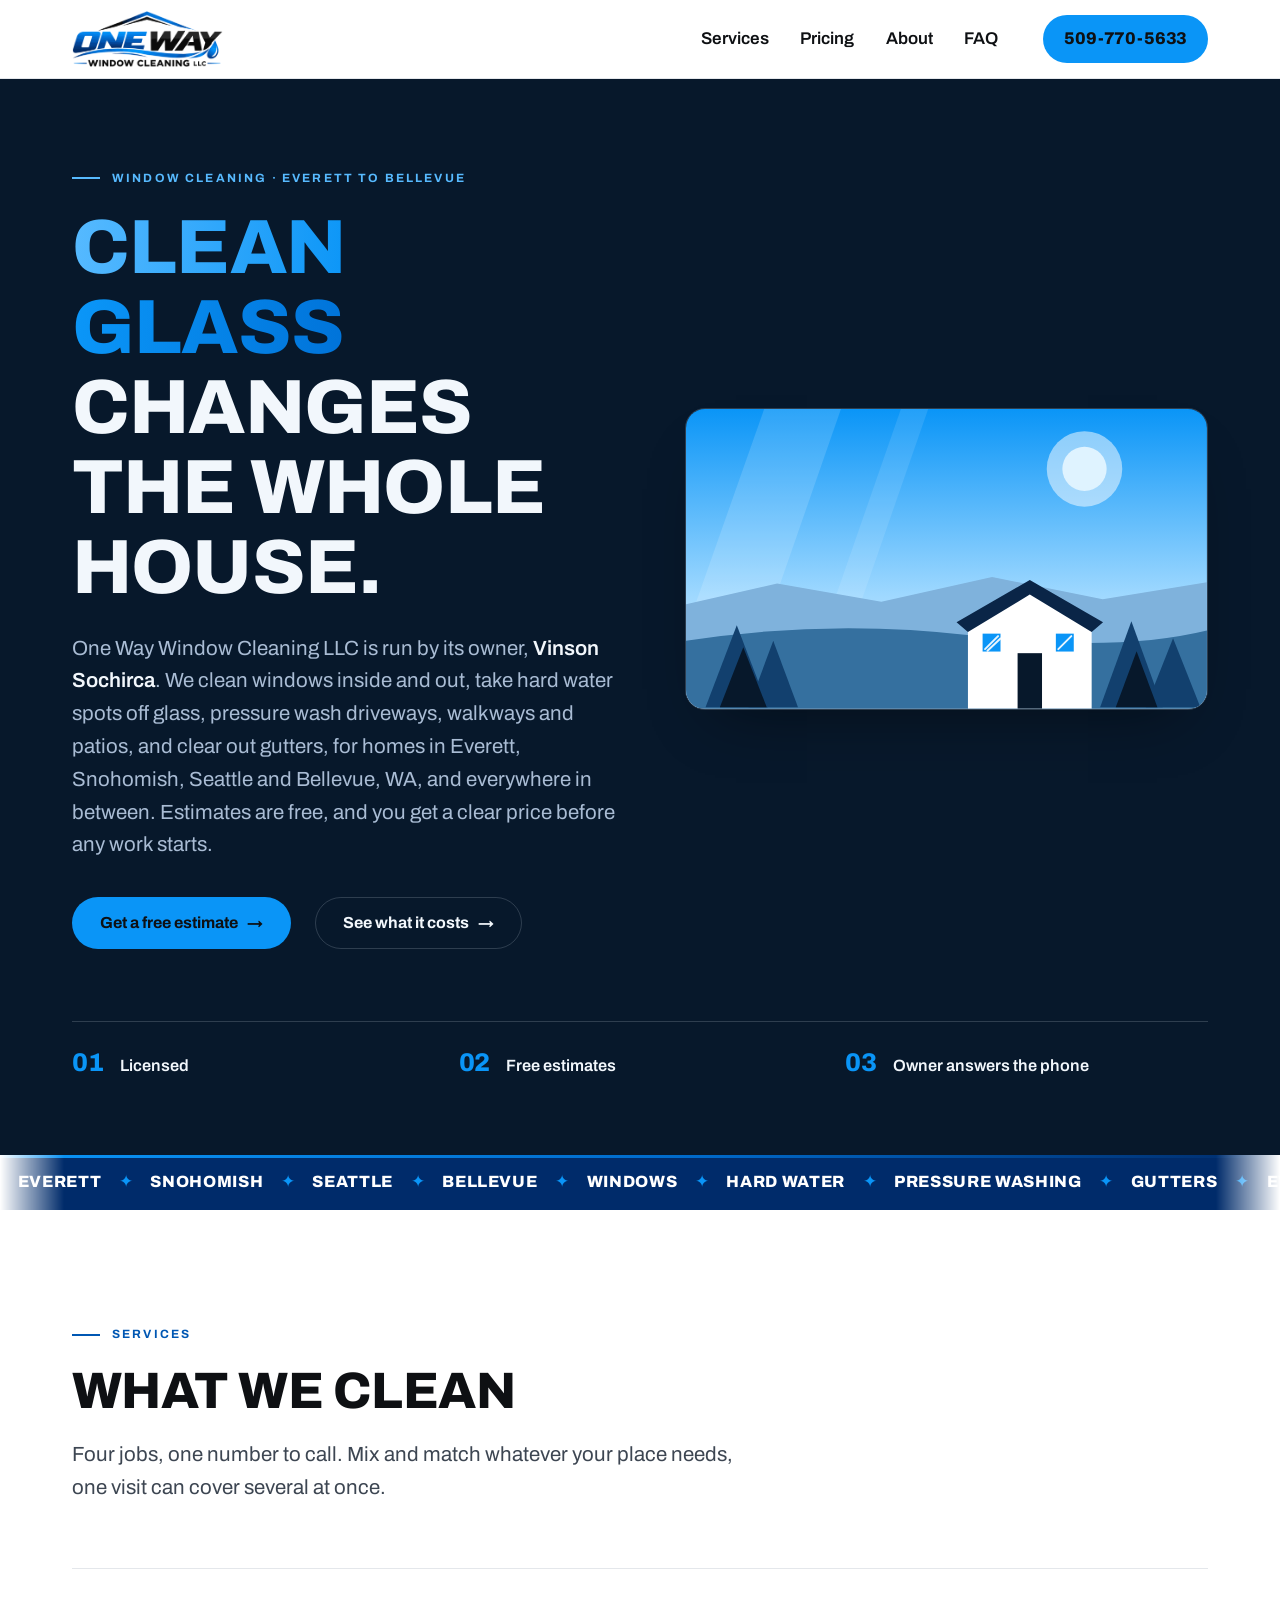
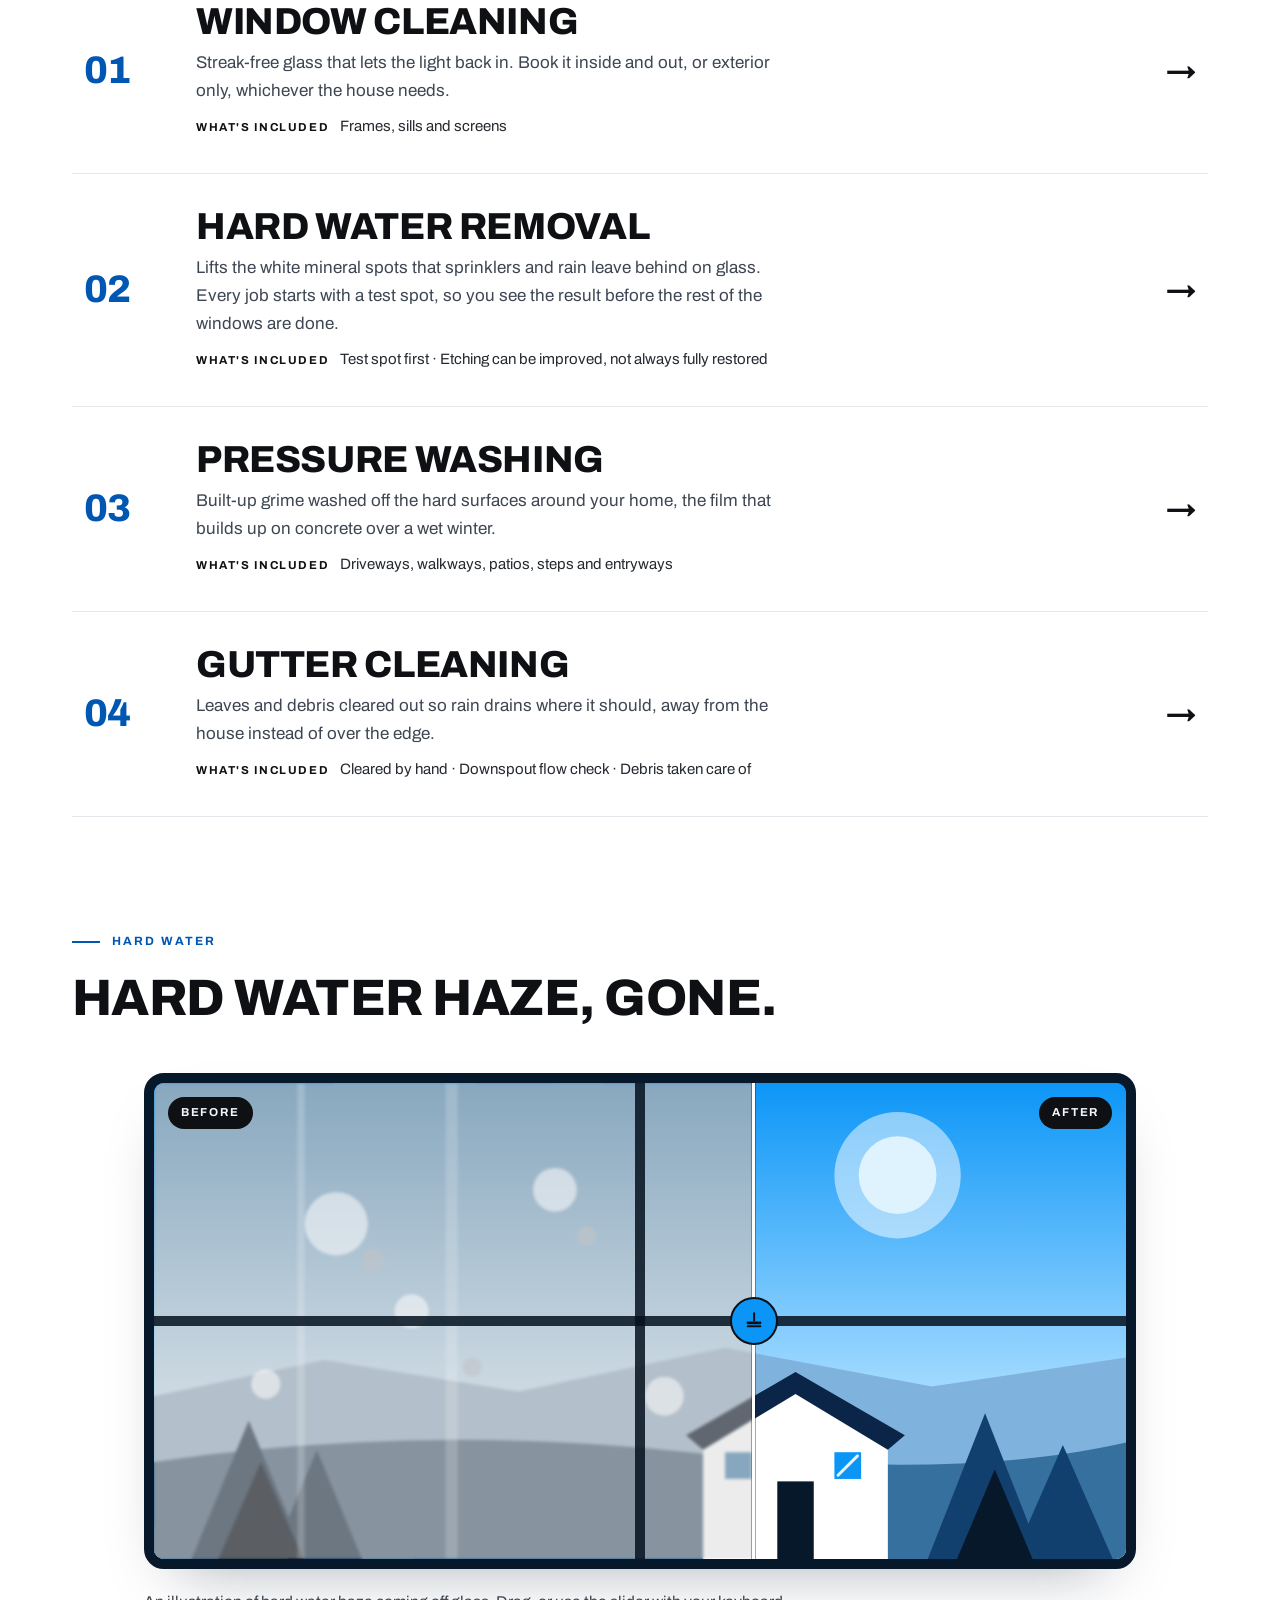
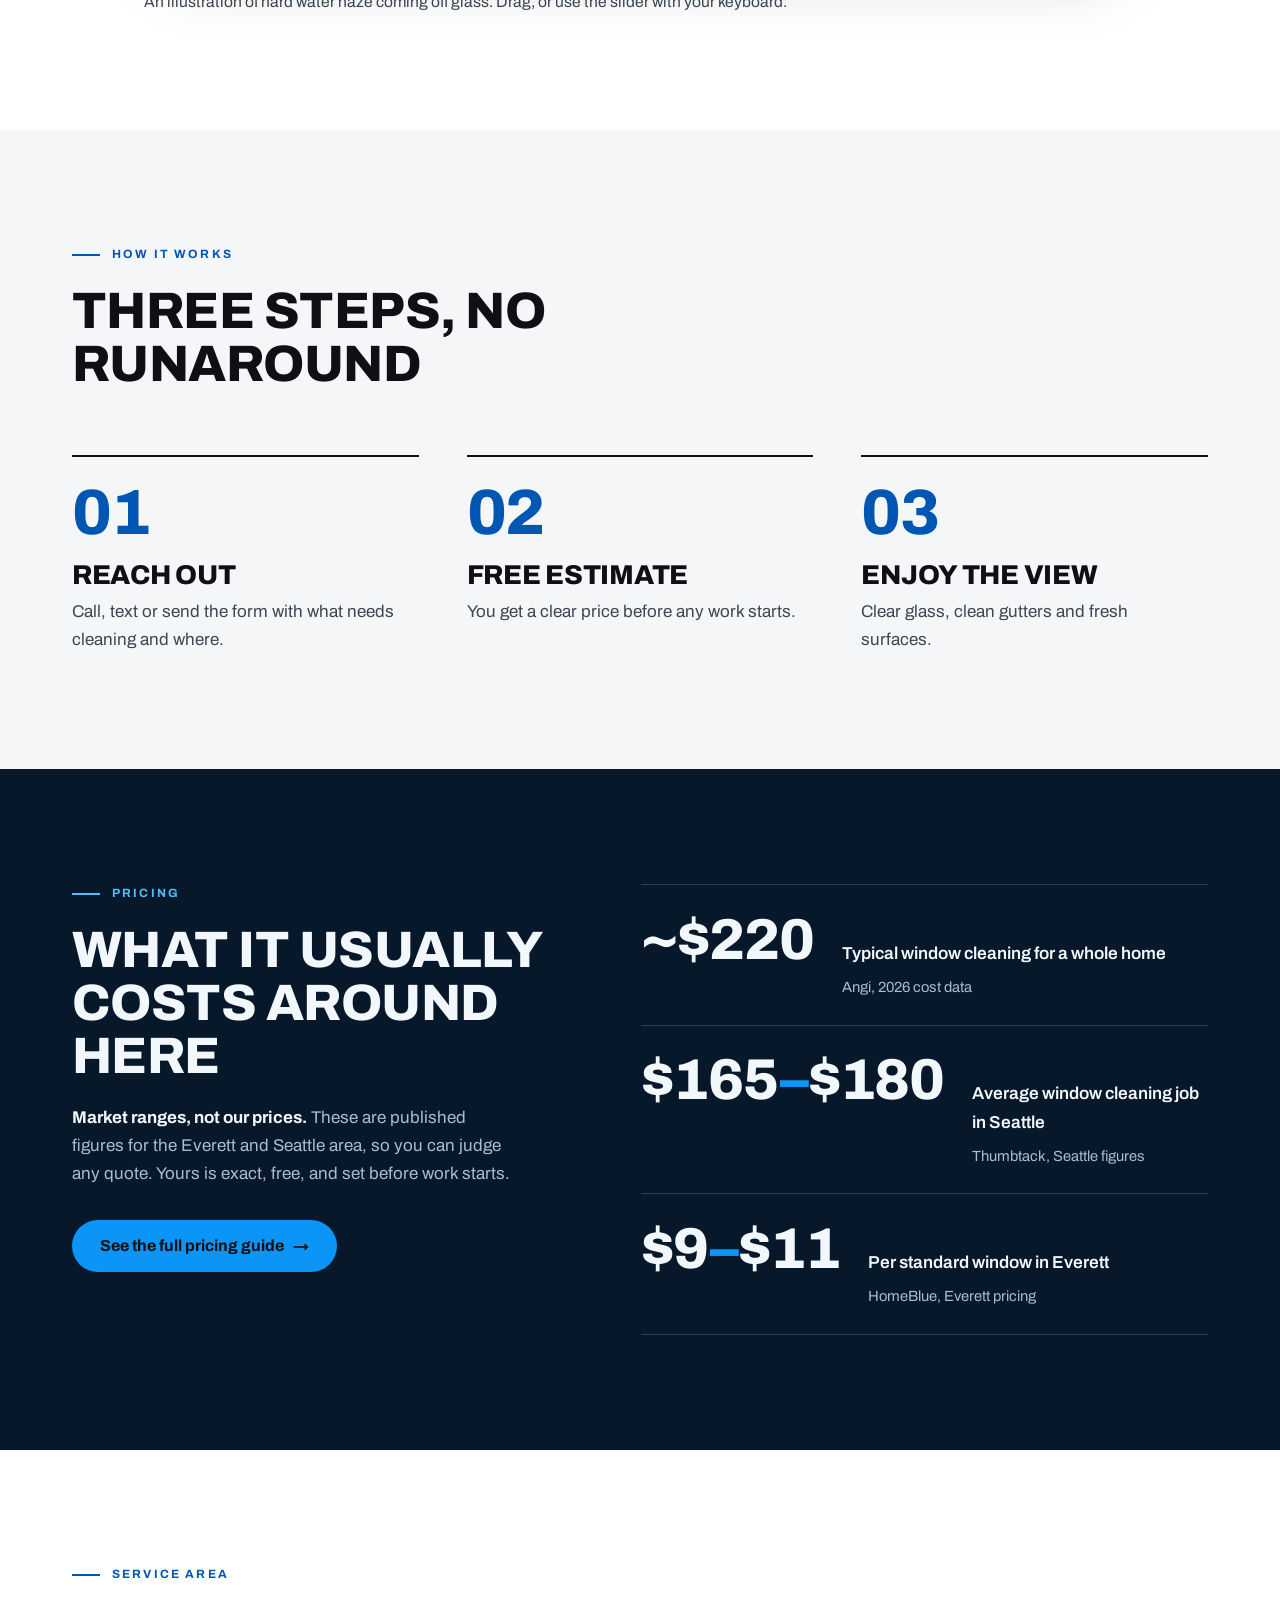
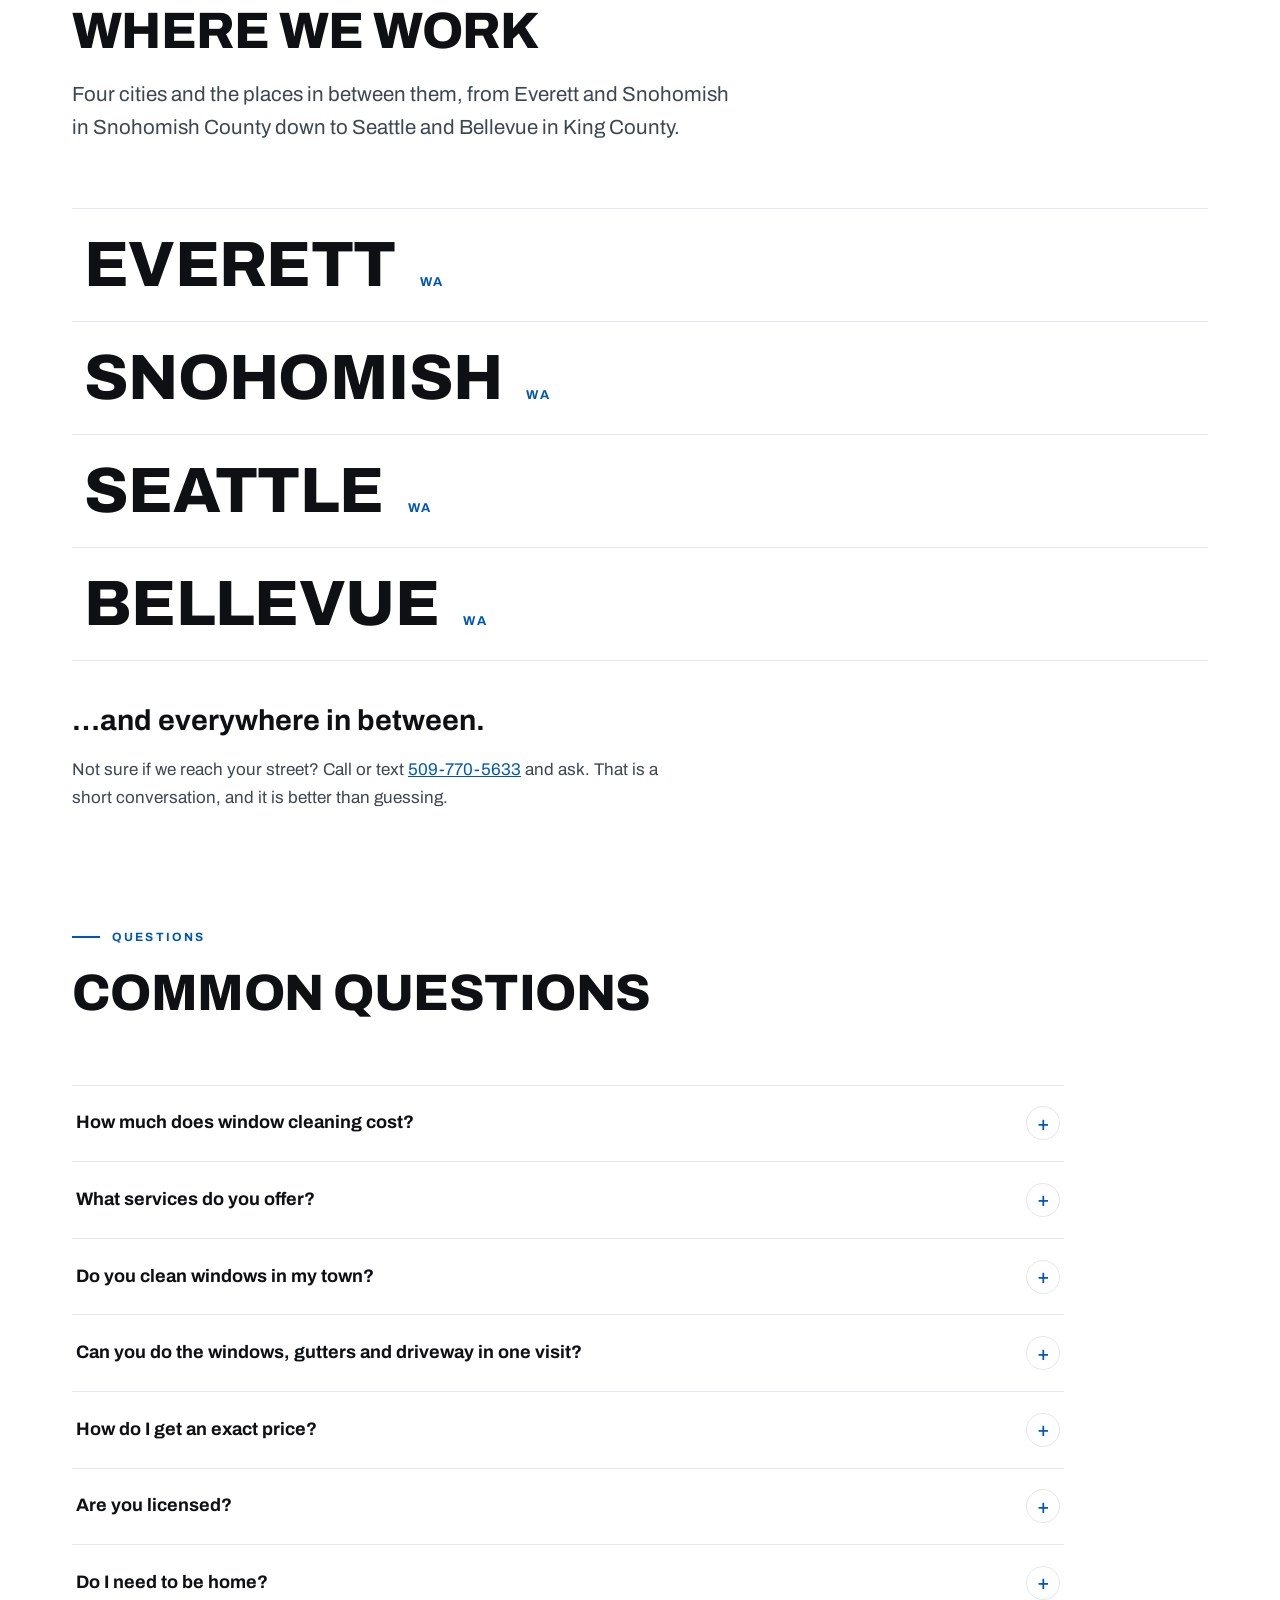
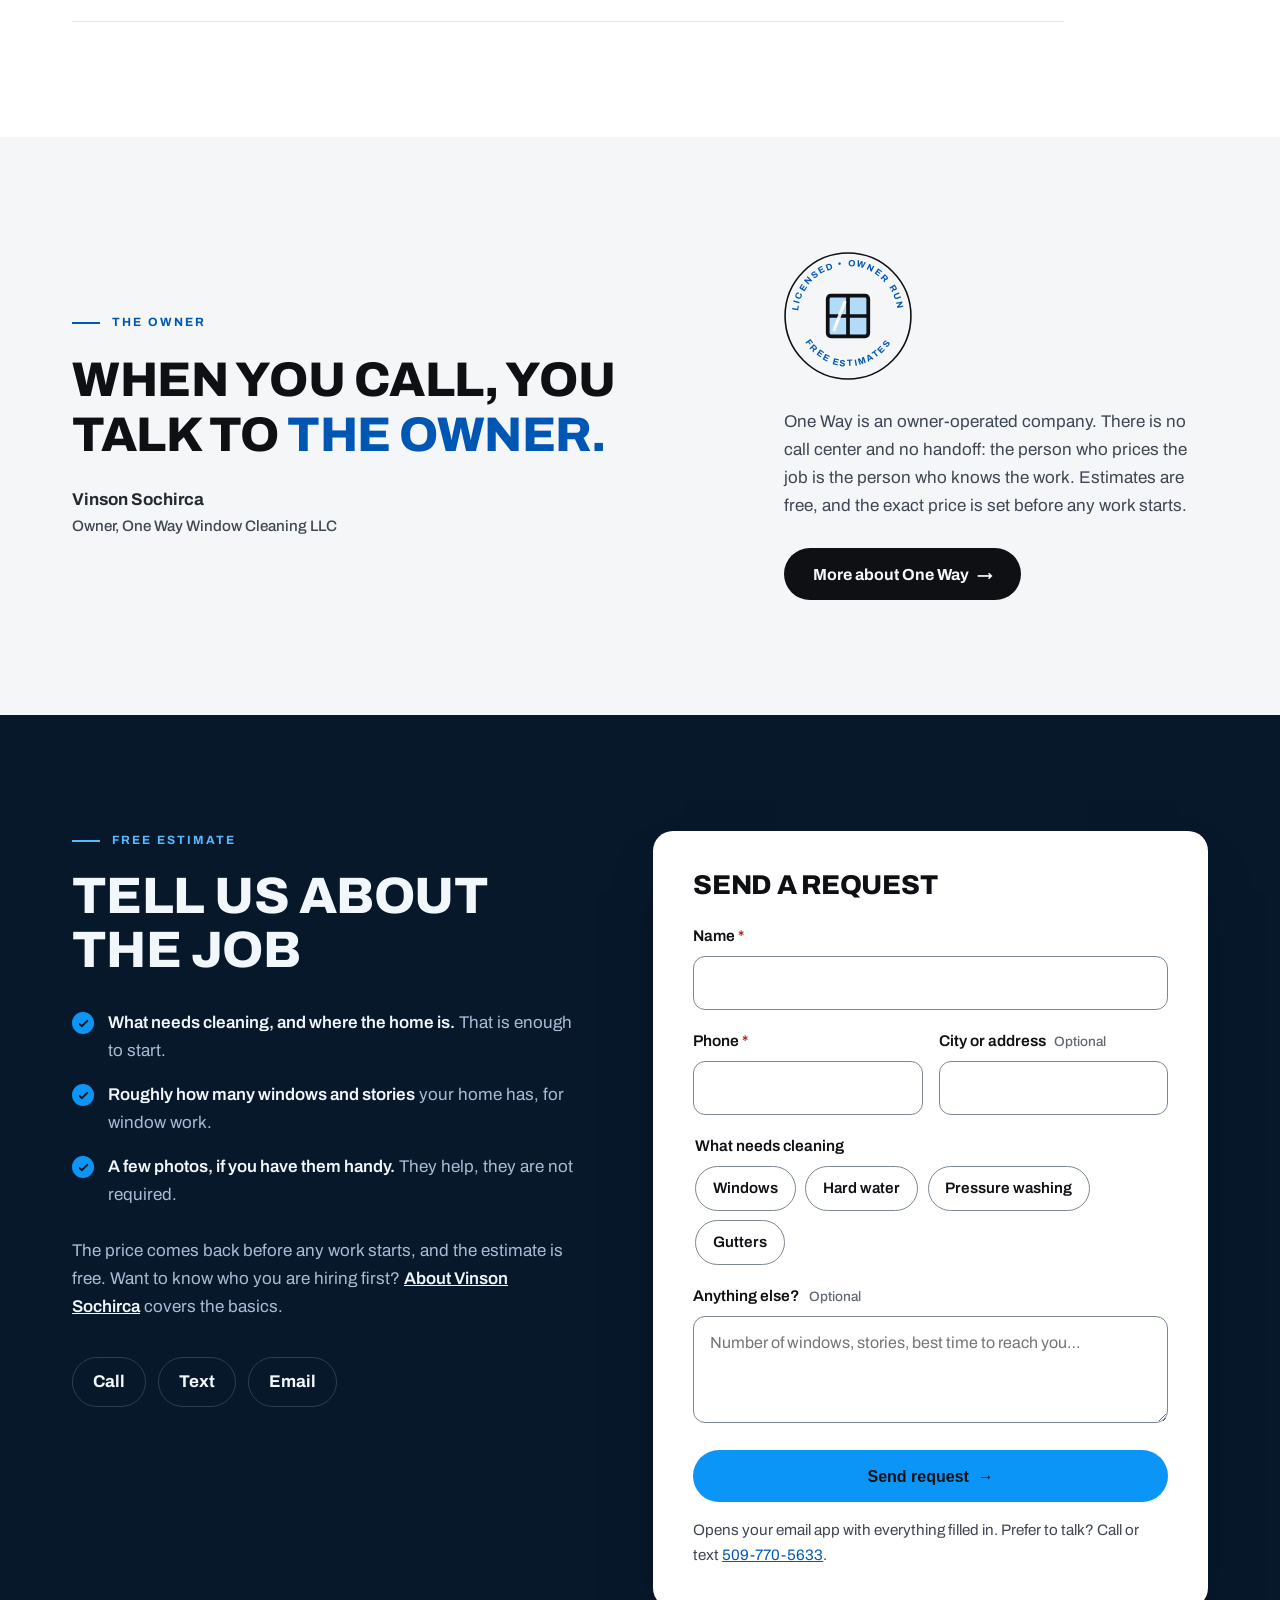
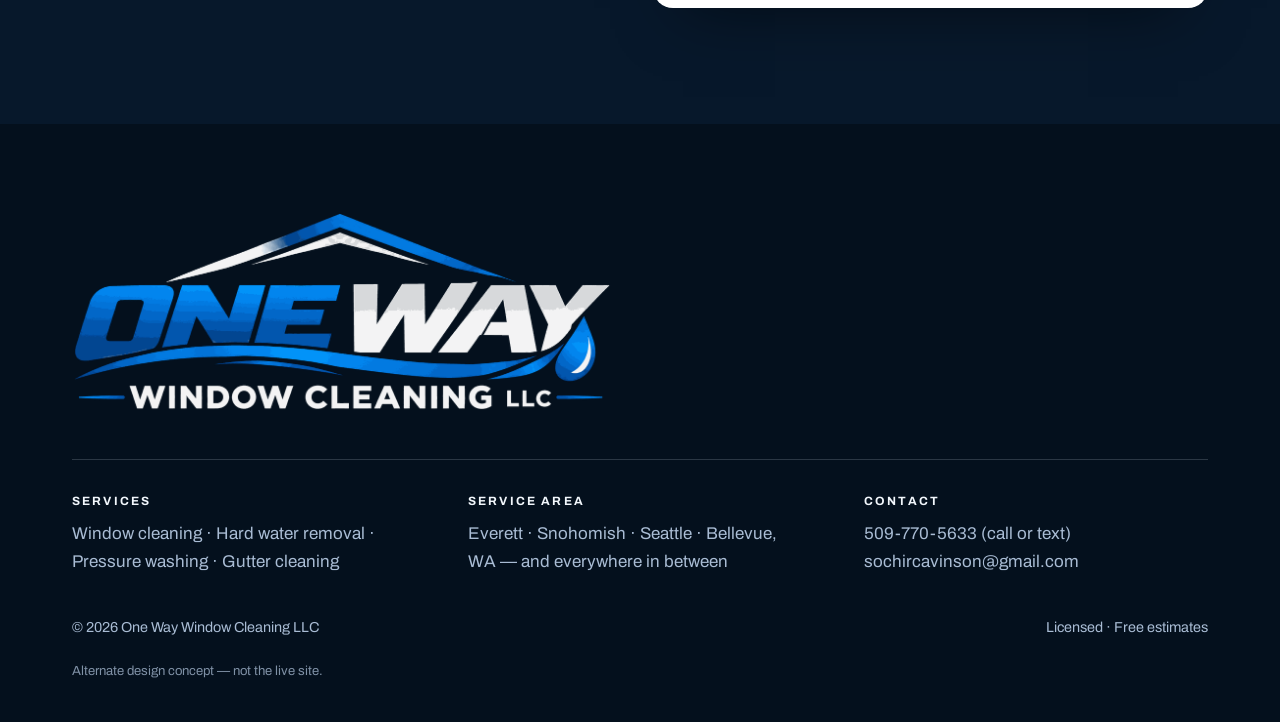
<file: index.html>
<!doctype html>
<html lang="en">
<head>
  <meta charset="utf-8">
  <meta name="viewport" content="width=device-width, initial-scale=1">
  <title>Window Cleaning in Everett, Snohomish, Seattle &amp; Bellevue | One Way Window Cleaning</title>
  <meta name="description" content="Window cleaning, hard water removal, pressure washing and gutter cleaning in Everett, Snohomish, Seattle, Bellevue and the areas in between. Licensed, with free estimates. Call or text 509-770-5633.">
  <link rel="icon" href="data:image/svg+xml,%3Csvg xmlns='http://www.w3.org/2000/svg' viewBox='0 0 64 64'%3E%3Crect width='64' height='64' rx='14' fill='%2307182B'/%3E%3Crect x='14' y='14' width='36' height='36' rx='4' fill='none' stroke='%230A95F7' stroke-width='5'/%3E%3Cpath d='M32 14v36M14 32h36' stroke='%230A95F7' stroke-width='5'/%3E%3C/svg%3E">
  <link rel="preconnect" href="https://fonts.googleapis.com">
  <link rel="preconnect" href="https://fonts.gstatic.com" crossorigin>
  <link href="https://fonts.googleapis.com/css2?family=Archivo:wght@400;500;600;700;800;900&display=swap" rel="stylesheet">
  <link rel="stylesheet" href="styles.css">
</head>
<body>
  <a class="skip" href="#main">Skip to content</a>

  <header class="site-head">
    <div class="wrap site-head__inner">
      <a class="mark" href="./" aria-label="One Way Window Cleaning, home">
        <img class="mark__img" src="assets/logo.png" alt="One Way Window Cleaning LLC" width="1400" height="518">
      </a>
      <nav class="main-nav" aria-label="Main">
        <ul>
          <li><a href="#services">Services</a></li>
          <li><a href="pricing/">Pricing</a></li>
          <li><a href="about/">About</a></li>
          <li><a href="#faq">FAQ</a></li>
        </ul>
      </nav>
      <a class="call-pill" href="tel:+15097705633">509-770-5633</a>
    </div>
  </header>

  <main id="main">
    <!-- Hero -->
    <section class="hero" aria-labelledby="h-home">
      <div class="wrap">
        <div class="hero__grid">
          <div>
            <p class="eyebrow">Window cleaning · Everett to Bellevue</p>
            <h1 class="display" id="h-home"><span class="hl">Clean glass</span> changes the whole house.</h1>
            <p class="hero__sub">One Way Window Cleaning LLC is run by its owner, <strong>Vinson Sochirca</strong>. We clean windows inside and out, take hard water spots off glass, pressure wash driveways, walkways and patios, and clear out gutters, for homes in Everett, Snohomish, Seattle and Bellevue, WA, and everywhere in between. Estimates are free, and you get a clear price before any work starts.</p>
            <div class="hero__actions">
              <a class="btn btn--azure" href="#estimate"><span>Get a free estimate</span><span class="arr" aria-hidden="true">→</span></a>
              <a class="btn btn--ghost" href="pricing/"><span>See what it costs</span><span class="arr" aria-hidden="true">→</span></a>
            </div>
          </div>
          <div class="hero__scene">
            <svg viewBox="0 0 800 460" preserveAspectRatio="xMidYMid slice" role="img" aria-label="Illustration of a house with shining windows under evergreen hills">
              <defs>
                <linearGradient id="h-sky" x1="0" y1="0" x2="0" y2="1">
                  <stop offset="0" stop-color="#0A95F7"/><stop offset=".62" stop-color="#9ED8FF"/><stop offset="1" stop-color="#EAF6FF"/>
                </linearGradient>
              </defs>
              <rect width="800" height="460" fill="url(#h-sky)"/>
              <circle cx="612" cy="92" r="58" fill="#FFFFFF" opacity=".5"/>
              <circle cx="612" cy="92" r="34" fill="#DFF3FF"/>
              <polygon points="120,0 238,0 78,460 -42,460" fill="#ffffff" opacity=".14"/>
              <polygon points="330,0 372,0 212,460 170,460" fill="#ffffff" opacity=".10"/>
              <path d="M0 300 L140 268 L300 296 L470 258 L640 292 L800 266 L800 460 L0 460 Z" fill="#7FB2DC"/>
              <path d="M0 356 Q220 322 440 348 T800 340 L800 460 L0 460 Z" fill="#35709F"/>
              <g transform="translate(-132 -115) scale(1.25)">
              <path d="M452 460 L452 348 L528 306 L604 348 L604 460 Z" fill="#FFFFFF"/>
              <path d="M438 354 L528 302 L618 354 L604 366 L528 320 L452 366 Z" fill="#0A2547"/>
              <rect x="470" y="368" width="22" height="22" fill="#0A95F7"/>
              <rect x="560" y="368" width="22" height="22" fill="#0A95F7"/>
              <path d="M473 387 L489 371 M476 389 L492 374" stroke="#fff" stroke-width="2.4" stroke-linecap="round" opacity=".9"/>
              <path d="M563 387 L579 371" stroke="#fff" stroke-width="2.4" stroke-linecap="round" opacity=".9"/>
              <rect x="513" y="392" width="30" height="68" fill="#07182B"/>
              </g>
              <g fill="#12406E"><polygon points="30,458 78,332 126,458"/><polygon points="96,458 134,356 172,458"/><polygon points="636,458 684,326 732,458"/><polygon points="706,458 748,352 790,458"/></g>
              <g fill="#07182B"><polygon points="52,458 88,366 124,458"/><polygon points="660,458 692,372 724,458"/></g>
            </svg>
          </div>
        </div>
        <div class="hero__stats">
          <div class="stat-fact"><span class="n">01</span><span class="t">Licensed</span></div>
          <div class="stat-fact"><span class="n">02</span><span class="t">Free estimates</span></div>
          <div class="stat-fact"><span class="n">03</span><span class="t">Owner answers the phone</span></div>
        </div>
      </div>
    </section>

    <!-- Marquee -->
    <div class="marquee" aria-hidden="true">
      <div class="marquee__track">
        <div class="marquee__group">
          <span>Everett</span><i>✦</i><span>Snohomish</span><i>✦</i><span>Seattle</span><i>✦</i><span>Bellevue</span><i>✦</i><span>Windows</span><i>✦</i><span>Hard water</span><i>✦</i><span>Pressure washing</span><i>✦</i><span>Gutters</span><i>✦</i>
        </div>
        <div class="marquee__group">
          <span>Everett</span><i>✦</i><span>Snohomish</span><i>✦</i><span>Seattle</span><i>✦</i><span>Bellevue</span><i>✦</i><span>Windows</span><i>✦</i><span>Hard water</span><i>✦</i><span>Pressure washing</span><i>✦</i><span>Gutters</span><i>✦</i>
        </div>
      </div>
    </div>

    <!-- Services -->
    <section class="section" id="services" aria-labelledby="h-services">
      <div class="wrap">
        <div class="sec-head">
          <p class="eyebrow">Services</p>
          <h2 class="display" id="h-services">What we clean</h2>
          <p class="lede">Four jobs, one number to call. Mix and match whatever your place needs, one visit can cover several at once.</p>
        </div>
        <div class="svc-list">
          <a class="svc-row" href="#estimate">
            <span class="num">01</span>
            <span>
              <h3 class="display">Window cleaning</h3>
              <p class="desc">Streak-free glass that lets the light back in. Book it inside and out, or exterior only, whichever the house needs.</p>
              <p class="incl"><b>What's included</b> Frames, sills and screens</p>
            </span>
            <span class="arr" aria-hidden="true">→</span>
          </a>
          <a class="svc-row" href="#estimate">
            <span class="num">02</span>
            <span>
              <h3 class="display">Hard water removal</h3>
              <p class="desc">Lifts the white mineral spots that sprinklers and rain leave behind on glass. Every job starts with a test spot, so you see the result before the rest of the windows are done.</p>
              <p class="incl"><b>What's included</b> Test spot first · Etching can be improved, not always fully restored</p>
            </span>
            <span class="arr" aria-hidden="true">→</span>
          </a>
          <a class="svc-row" href="#estimate">
            <span class="num">03</span>
            <span>
              <h3 class="display">Pressure washing</h3>
              <p class="desc">Built-up grime washed off the hard surfaces around your home, the film that builds up on concrete over a wet winter.</p>
              <p class="incl"><b>What's included</b> Driveways, walkways, patios, steps and entryways</p>
            </span>
            <span class="arr" aria-hidden="true">→</span>
          </a>
          <a class="svc-row" href="#estimate">
            <span class="num">04</span>
            <span>
              <h3 class="display">Gutter cleaning</h3>
              <p class="desc">Leaves and debris cleared out so rain drains where it should, away from the house instead of over the edge.</p>
              <p class="incl"><b>What's included</b> Cleared by hand · Downspout flow check · Debris taken care of</p>
            </span>
            <span class="arr" aria-hidden="true">→</span>
          </a>
        </div>
      </div>
    </section>

    <!-- The wipe -->
    <section class="section section--notop" aria-labelledby="h-wipe">
      <div class="wrap">
        <div class="wipe-head">
          <p class="eyebrow">Hard water</p>
          <h2 class="display" id="h-wipe">Hard water haze, gone.</h2>
        </div>
        <div class="wipe">
          <div class="wipe__layer wipe__layer--clean">
            <svg viewBox="0 0 800 400" preserveAspectRatio="xMidYMid slice" aria-hidden="true" focusable="false">
              <defs><linearGradient id="w-sky-a" x1="0" y1="0" x2="0" y2="1"><stop offset="0" stop-color="#0A95F7"/><stop offset=".62" stop-color="#9ED8FF"/><stop offset="1" stop-color="#EAF6FF"/></linearGradient></defs>
              <rect width="800" height="400" fill="url(#w-sky-a)"/>
              <circle cx="612" cy="80" r="52" fill="#FFFFFF" opacity=".5"/>
              <circle cx="612" cy="80" r="32" fill="#DFF3FF"/>
              <path d="M0 262 L140 232 L300 258 L470 222 L640 254 L800 230 L800 400 L0 400 Z" fill="#7FB2DC"/>
              <path d="M0 316 Q220 284 440 308 T800 300 L800 400 L0 400 Z" fill="#35709F"/>
              <path d="M452 400 L452 288 L528 246 L604 288 L604 400 Z" fill="#FFFFFF"/>
              <path d="M438 294 L528 242 L618 294 L604 306 L528 260 L452 306 Z" fill="#0A2547"/>
              <rect x="470" y="308" width="22" height="22" fill="#0A95F7"/>
              <rect x="560" y="308" width="22" height="22" fill="#0A95F7"/>
              <path d="M473 327 L489 311 M476 329 L492 314" stroke="#fff" stroke-width="2.4" stroke-linecap="round" opacity=".9"/>
              <path d="M563 327 L579 311" stroke="#fff" stroke-width="2.4" stroke-linecap="round" opacity=".9"/>
              <rect x="513" y="332" width="30" height="68" fill="#07182B"/>
              <g fill="#12406E"><polygon points="30,398 78,282 126,398"/><polygon points="96,398 134,306 172,398"/><polygon points="636,398 684,276 732,398"/><polygon points="706,398 748,302 790,398"/></g>
              <g fill="#07182B"><polygon points="52,398 88,316 124,398"/><polygon points="660,398 692,322 724,398"/></g>
              <polygon points="150,0 268,0 108,400 -12,400" fill="#ffffff" opacity=".13"/>
              <polygon points="330,0 372,0 212,400 170,400" fill="#ffffff" opacity=".10"/>
            </svg>
          </div>
          <div class="wipe__layer wipe__layer--dirty">
            <svg viewBox="0 0 800 400" preserveAspectRatio="xMidYMid slice" aria-hidden="true" focusable="false">
              <defs><linearGradient id="w-sky-b" x1="0" y1="0" x2="0" y2="1"><stop offset="0" stop-color="#0A95F7"/><stop offset=".62" stop-color="#9ED8FF"/><stop offset="1" stop-color="#EAF6FF"/></linearGradient></defs>
              <rect width="800" height="400" fill="url(#w-sky-b)"/>
              <circle cx="612" cy="80" r="52" fill="#FFFFFF" opacity=".5"/>
              <circle cx="612" cy="80" r="32" fill="#DFF3FF"/>
              <path d="M0 262 L140 232 L300 258 L470 222 L640 254 L800 230 L800 400 L0 400 Z" fill="#7FB2DC"/>
              <path d="M0 316 Q220 284 440 308 T800 300 L800 400 L0 400 Z" fill="#35709F"/>
              <path d="M452 400 L452 288 L528 246 L604 288 L604 400 Z" fill="#FFFFFF"/>
              <path d="M438 294 L528 242 L618 294 L604 306 L528 260 L452 306 Z" fill="#0A2547"/>
              <rect x="470" y="308" width="22" height="22" fill="#0A95F7"/>
              <rect x="560" y="308" width="22" height="22" fill="#0A95F7"/>
              <rect x="513" y="332" width="30" height="68" fill="#07182B"/>
              <g fill="#12406E"><polygon points="30,398 78,282 126,398"/><polygon points="96,398 134,306 172,398"/><polygon points="636,398 684,276 732,398"/><polygon points="706,398 748,302 790,398"/></g>
              <g fill="#07182B"><polygon points="52,398 88,316 124,398"/><polygon points="660,398 692,322 724,398"/></g>
              <rect width="800" height="400" fill="#D8DEE6" opacity=".30"/>
              <g fill="#ffffff" opacity=".55"><circle cx="150" cy="120" r="26"/><circle cx="212" cy="192" r="14"/><circle cx="330" cy="92" r="18"/><circle cx="520" cy="150" r="22"/><circle cx="612" cy="232" r="13"/><circle cx="420" cy="262" r="16"/><circle cx="92" cy="252" r="12"/><circle cx="700" cy="112" r="16"/></g>
              <g fill="#B9C2CC" opacity=".6"><circle cx="180" cy="150" r="9"/><circle cx="356" cy="130" r="8"/><circle cx="486" cy="196" r="9"/><circle cx="646" cy="176" r="7"/><circle cx="262" cy="238" r="8"/></g>
              <g fill="#ffffff"><rect x="240" y="0" width="10" height="400" opacity=".18"/><rect x="560" y="0" width="16" height="400" opacity=".14"/><rect x="118" y="0" width="6" height="400" opacity=".2"/></g>
            </svg>
          </div>
          <span class="wipe__mullions" aria-hidden="true"></span>
          <span class="wipe__tag wipe__tag--before" aria-hidden="true">Before</span>
          <span class="wipe__tag wipe__tag--after" aria-hidden="true">After</span>
          <span class="wipe__handle" aria-hidden="true">
            <span class="wipe__grip">
              <svg width="22" height="22" viewBox="0 0 24 24" aria-hidden="true"><rect x="11" y="2.5" width="2.2" height="10" rx="1" fill="#0E1013"/><rect x="4" y="12.5" width="16" height="3" rx="1.2" fill="#0E1013"/><rect x="4" y="16.5" width="16" height="2.4" rx="1.2" fill="#0E1013"/></svg>
            </span>
          </span>
          <input class="wipe__range" type="range" min="0" max="100" step="1" value="62" aria-label="Drag to reveal clean glass">
        </div>
        <p class="wipe__caption">An illustration of hard water haze coming off glass. Drag, or use the slider with your keyboard.</p>
      </div>
    </section>

    <!-- How it works -->
    <section class="section section--paper2" aria-labelledby="h-how">
      <div class="wrap">
        <div class="sec-head">
          <p class="eyebrow">How it works</p>
          <h2 class="display" id="h-how">Three steps, no runaround</h2>
        </div>
        <ol class="steps">
          <li class="step"><span class="n">01</span><h3 class="display">Reach out</h3><p>Call, text or send the form with what needs cleaning and where.</p></li>
          <li class="step"><span class="n">02</span><h3 class="display">Free estimate</h3><p>You get a clear price before any work starts.</p></li>
          <li class="step"><span class="n">03</span><h3 class="display">Enjoy the view</h3><p>Clear glass, clean gutters and fresh surfaces.</p></li>
        </ol>
      </div>
    </section>

    <!-- Pricing band -->
    <section class="section section--dark" aria-labelledby="h-pricing">
      <div class="wrap">
        <div class="price-grid">
          <div>
            <p class="eyebrow">Pricing</p>
            <h2 class="display" id="h-pricing">What it usually costs around here</h2>
            <p class="price-note"><strong>Market ranges, not our prices.</strong> These are published figures for the Everett and Seattle area, so you can judge any quote. Yours is exact, free, and set before work starts.</p>
            <div class="price-cta">
              <a class="btn btn--azure" href="pricing/"><span>See the full pricing guide</span><span class="arr" aria-hidden="true">→</span></a>
            </div>
          </div>
          <div class="stat-list">
            <div class="stat">
              <span class="fig">~$220</span>
              <span class="what">Typical window cleaning for a whole home</span>
              <span class="src">Angi, 2026 cost data</span>
            </div>
            <div class="stat">
              <span class="fig">$165<em>–</em>$180</span>
              <span class="what">Average window cleaning job in Seattle</span>
              <span class="src">Thumbtack, Seattle figures</span>
            </div>
            <div class="stat">
              <span class="fig">$9<em>–</em>$11</span>
              <span class="what">Per standard window in Everett</span>
              <span class="src">HomeBlue, Everett pricing</span>
            </div>
          </div>
        </div>
      </div>
    </section>

    <!-- Service area -->
    <section class="section" id="area" aria-labelledby="h-area">
      <div class="wrap">
        <div class="sec-head">
          <p class="eyebrow">Service area</p>
          <h2 class="display" id="h-area">Where we work</h2>
          <p class="lede">Four cities and the places in between them, from Everett and Snohomish in Snohomish County down to Seattle and Bellevue in King County.</p>
        </div>
        <ul class="city-list">
          <li class="city-row"><span class="city">Everett</span><span class="st">WA</span></li>
          <li class="city-row"><span class="city">Snohomish</span><span class="st">WA</span></li>
          <li class="city-row"><span class="city">Seattle</span><span class="st">WA</span></li>
          <li class="city-row"><span class="city">Bellevue</span><span class="st">WA</span></li>
        </ul>
        <div class="area-lines">
          <p class="big">…and everywhere in between.</p>
          <p>Not sure if we reach your street? Call or text <a href="tel:+15097705633">509-770-5633</a> and ask. That is a short conversation, and it is better than guessing.</p>
        </div>
      </div>
    </section>

    <!-- FAQ -->
    <section class="section" id="faq" aria-labelledby="h-faq" style="padding-top:0">
      <div class="wrap">
        <div class="sec-head">
          <p class="eyebrow">Questions</p>
          <h2 class="display" id="h-faq">Common questions</h2>
        </div>
        <div class="faq">
          <details class="faq__item"><summary>How much does window cleaning cost?</summary><p>It depends on the home: how many windows there are, how many stories, and how easy the glass is to reach. Hard water removal, pressure washing and gutter cleaning are priced by the size of the job and how much buildup there is. Our <a href="pricing/">pricing and cost guide</a> explains the factors and the typical market ranges for this area. The estimate itself is free, and you get a clear price before any work starts.</p></details>
          <details class="faq__item"><summary>What services do you offer?</summary><p>Four: window cleaning inside and out, hard water removal for the mineral spots that build up on glass, pressure washing for driveways, walkways and patios, and gutter cleaning. The services list above explains what each one includes.</p></details>
          <details class="faq__item"><summary>Do you clean windows in my town?</summary><p>We work in Everett, Snohomish, Seattle and Bellevue, WA, and everywhere in between. See <a href="#area">where we work</a> for the details, or call or text <a href="tel:+15097705633">509-770-5633</a> if you are not sure whether we reach you.</p></details>
          <details class="faq__item"><summary>Can you do the windows, gutters and driveway in one visit?</summary><p>Yes. You can book window cleaning, gutter cleaning and pressure washing together so it all gets done in one trip. Each job is priced on its own factors in the same free estimate. Just say what you want included when you reach out.</p></details>
          <details class="faq__item"><summary>How do I get an exact price?</summary><p>Call or text <a href="tel:+15097705633">509-770-5633</a>, or send the estimate form on this page. It helps to share your address, what needs cleaning, and roughly how many windows and stories your home has. You get a clear price back before any work starts, and the estimate is free.</p></details>
          <details class="faq__item"><summary>Are you licensed?</summary><p>Yes. One Way Window Cleaning LLC is licensed, and estimates are free. When you call, you talk to the owner, Vinson Sochirca. You can read more <a href="about/">about the owner</a> before you book.</p></details>
          <details class="faq__item"><summary>Do I need to be home?</summary><p>For exterior-only work, usually not, as long as we can get to the windows, gutters or driveway. For inside window cleaning, someone needs to let us in.</p></details>
        </div>
      </div>
    </section>

    <!-- Owner strip -->
    <section class="section section--paper2" aria-labelledby="h-owner">
      <div class="wrap">
        <div class="owner-grid">
          <div>
            <p class="eyebrow">The owner</p>
            <p class="owner-quote" id="h-owner">When you call, you talk to <span class="hl">the owner.</span></p>
            <p class="owner-by">Vinson Sochirca<span>Owner, One Way Window Cleaning LLC</span></p>
          </div>
          <div class="owner-side">
            <svg class="owner-badge" viewBox="0 0 120 120" aria-hidden="true">
              <defs>
                <path id="badge-top" d="M13.2 55.9 A47 47 0 0 1 106.8 55.9"/>
                <path id="badge-bot" d="M18.5 82.1 A47 47 0 0 0 101.5 82.1"/>
              </defs>
              <circle cx="60" cy="60" r="59" fill="none" stroke="#0E1013" stroke-width="1.5"/>
              <text font-size="8.5" font-weight="700" letter-spacing="1.5" fill="#0057B3"><textPath href="#badge-top" startOffset="50%" text-anchor="middle">LICENSED • OWNER RUN</textPath></text>
              <text font-size="8.5" font-weight="700" letter-spacing="1.5" fill="#0057B3"><textPath href="#badge-bot" startOffset="50%" text-anchor="middle">FREE ESTIMATES</textPath></text>
              <rect x="41" y="41" width="38" height="38" rx="3" fill="#0A95F7" fill-opacity=".28" stroke="#0E1013" stroke-width="3.5"/>
              <path d="M60 41v38M41 60h38" stroke="#0E1013" stroke-width="3.5"/>
              <path d="M47 73 L57 47" stroke="#fff" stroke-width="3" stroke-linecap="round" opacity=".9"/>
            </svg>
            <p>One Way is an owner-operated company. There is no call center and no handoff: the person who prices the job is the person who knows the work. Estimates are free, and the exact price is set before any work starts.</p>
            <a class="btn btn--dark" href="about/"><span>More about One Way</span><span class="arr" aria-hidden="true">→</span></a>
          </div>
        </div>
      </div>
    </section>

    <!-- Estimate -->
    <section class="section section--dark" id="estimate" aria-labelledby="h-estimate">
      <div class="wrap">
        <div class="est-grid">
          <div>
            <p class="eyebrow">Free estimate</p>
            <h2 class="display" id="h-estimate">Tell us about the job</h2>
            <ul class="needs">
              <li><span><strong>What needs cleaning, and where the home is.</strong> That is enough to start.</span></li>
              <li><span><strong>Roughly how many windows and stories</strong> your home has, for window work.</span></li>
              <li><span><strong>A few photos, if you have them handy.</strong> They help, they are not required.</span></li>
            </ul>
            <p style="margin-top:1.75rem;color:var(--muted-dark)">The price comes back before any work starts, and the estimate is free. Want to know who you are hiring first? <a href="about/" style="color:var(--on-dark);font-weight:600">About Vinson Sochirca</a> covers the basics.</p>
            <div class="est-quick">
              <a href="tel:+15097705633">Call</a>
              <a href="sms:+15097705633">Text</a>
              <a href="mailto:sochircavinson@gmail.com">Email</a>
            </div>
          </div>
          <form class="form-panel" id="estimate-form" novalidate>
            <h3 class="display">Send a request</h3>
            <div class="field">
              <label for="f-name">Name <span class="req" aria-hidden="true">*</span></label>
              <input id="f-name" name="name" autocomplete="name" required aria-describedby="form-note">
            </div>
            <div class="field-row">
              <div class="field">
                <label for="f-phone">Phone <span class="req" aria-hidden="true">*</span></label>
                <input id="f-phone" name="phone" type="tel" autocomplete="tel" required aria-describedby="form-note">
              </div>
              <div class="field">
                <label for="f-where">City or address <span class="opt">Optional</span></label>
                <input id="f-where" name="where" autocomplete="street-address">
              </div>
            </div>
            <fieldset class="field">
              <legend>What needs cleaning</legend>
              <div class="chips">
                <label><input type="checkbox" name="svc" value="Windows"><span>Windows</span></label>
                <label><input type="checkbox" name="svc" value="Hard water removal"><span>Hard water</span></label>
                <label><input type="checkbox" name="svc" value="Pressure washing"><span>Pressure washing</span></label>
                <label><input type="checkbox" name="svc" value="Gutters"><span>Gutters</span></label>
              </div>
            </fieldset>
            <div class="field">
              <label for="f-notes">Anything else? <span class="opt">Optional</span></label>
              <textarea id="f-notes" name="notes" rows="3" placeholder="Number of windows, stories, best time to reach you…"></textarea>
            </div>
            <button class="btn btn--azure btn--block" type="submit"><span>Send request</span><span class="arr" aria-hidden="true">→</span></button>
            <p class="form-note" id="form-note" aria-live="polite">Opens your email app with everything filled in. Prefer to talk? Call or text <a href="tel:+15097705633">509-770-5633</a>.</p>
          </form>
        </div>
      </div>
    </section>
  </main>

  <footer class="foot">
    <div class="wrap">
      <img class="foot__logo" src="assets/logo-dark.png" alt="One Way Window Cleaning LLC" width="1100" height="407">
      <div class="foot__cols">
        <p><b>Services</b>Window cleaning · Hard water removal · Pressure washing · Gutter cleaning</p>
        <p><b>Service area</b>Everett · Snohomish · Seattle · Bellevue, WA — and everywhere in between</p>
        <p><b>Contact</b><a href="tel:+15097705633">509-770-5633</a> (call or text)<br><a href="mailto:sochircavinson@gmail.com">sochircavinson@gmail.com</a></p>
      </div>
      <div class="foot__base">
        <span>© <span id="yr">2026</span> One Way Window Cleaning LLC</span>
        <span>Licensed · Free estimates</span>
      </div>
      <p class="foot__fine">Alternate design concept — not the live site.</p>
    </div>
  </footer>

  <script src="main.js" defer></script>
</body>
</html>
</file>
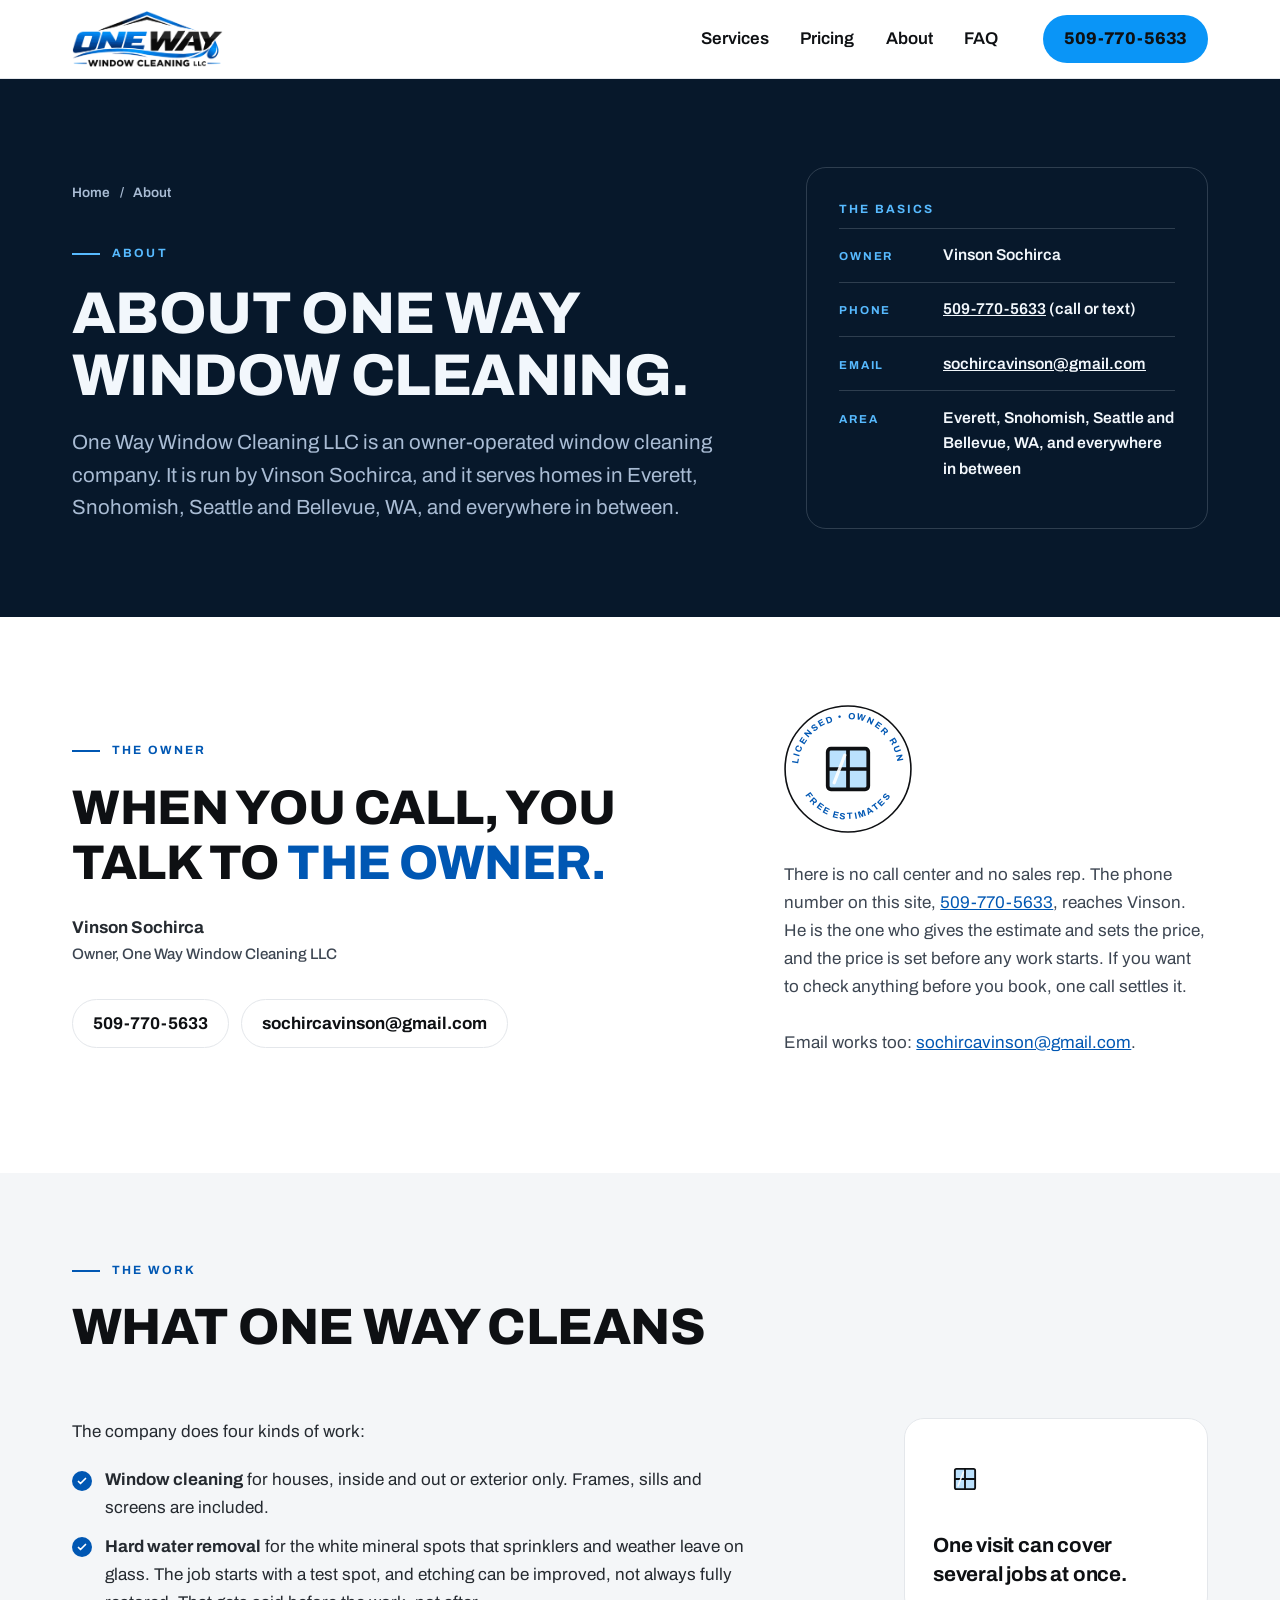
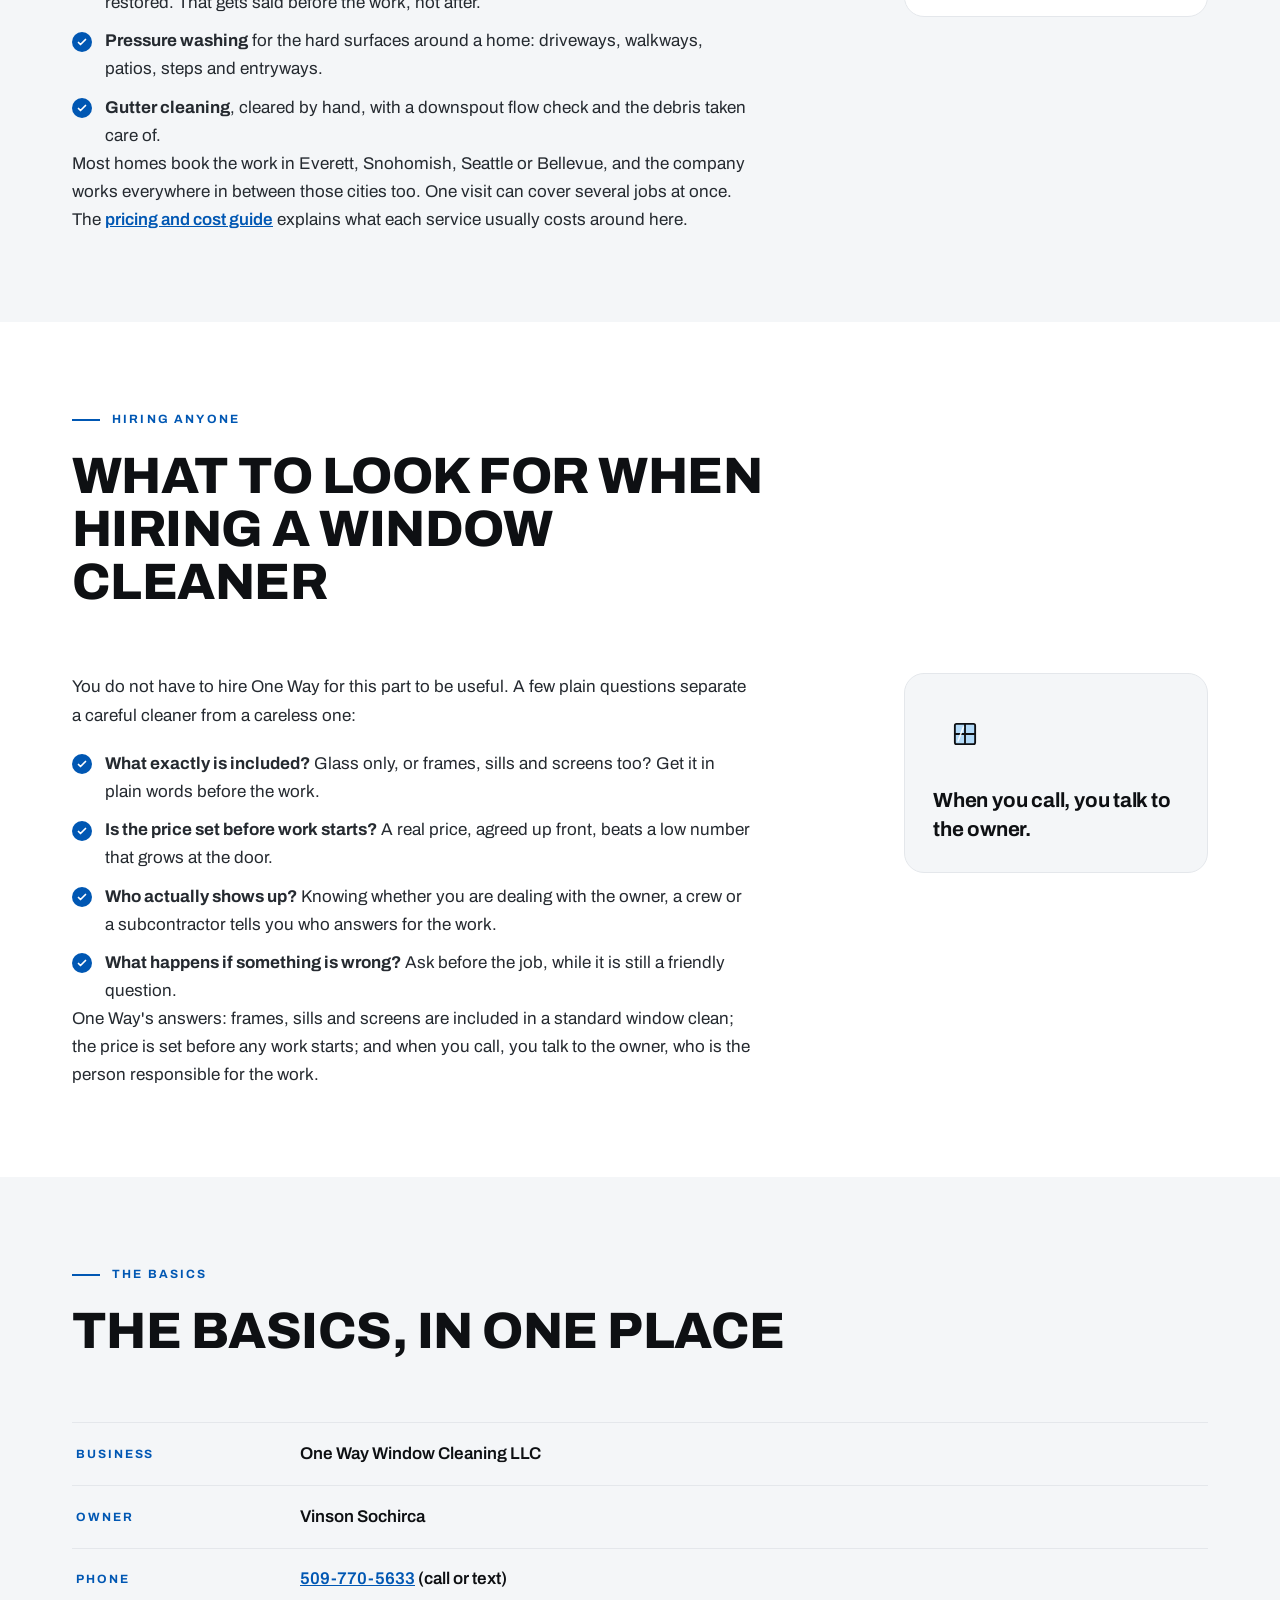
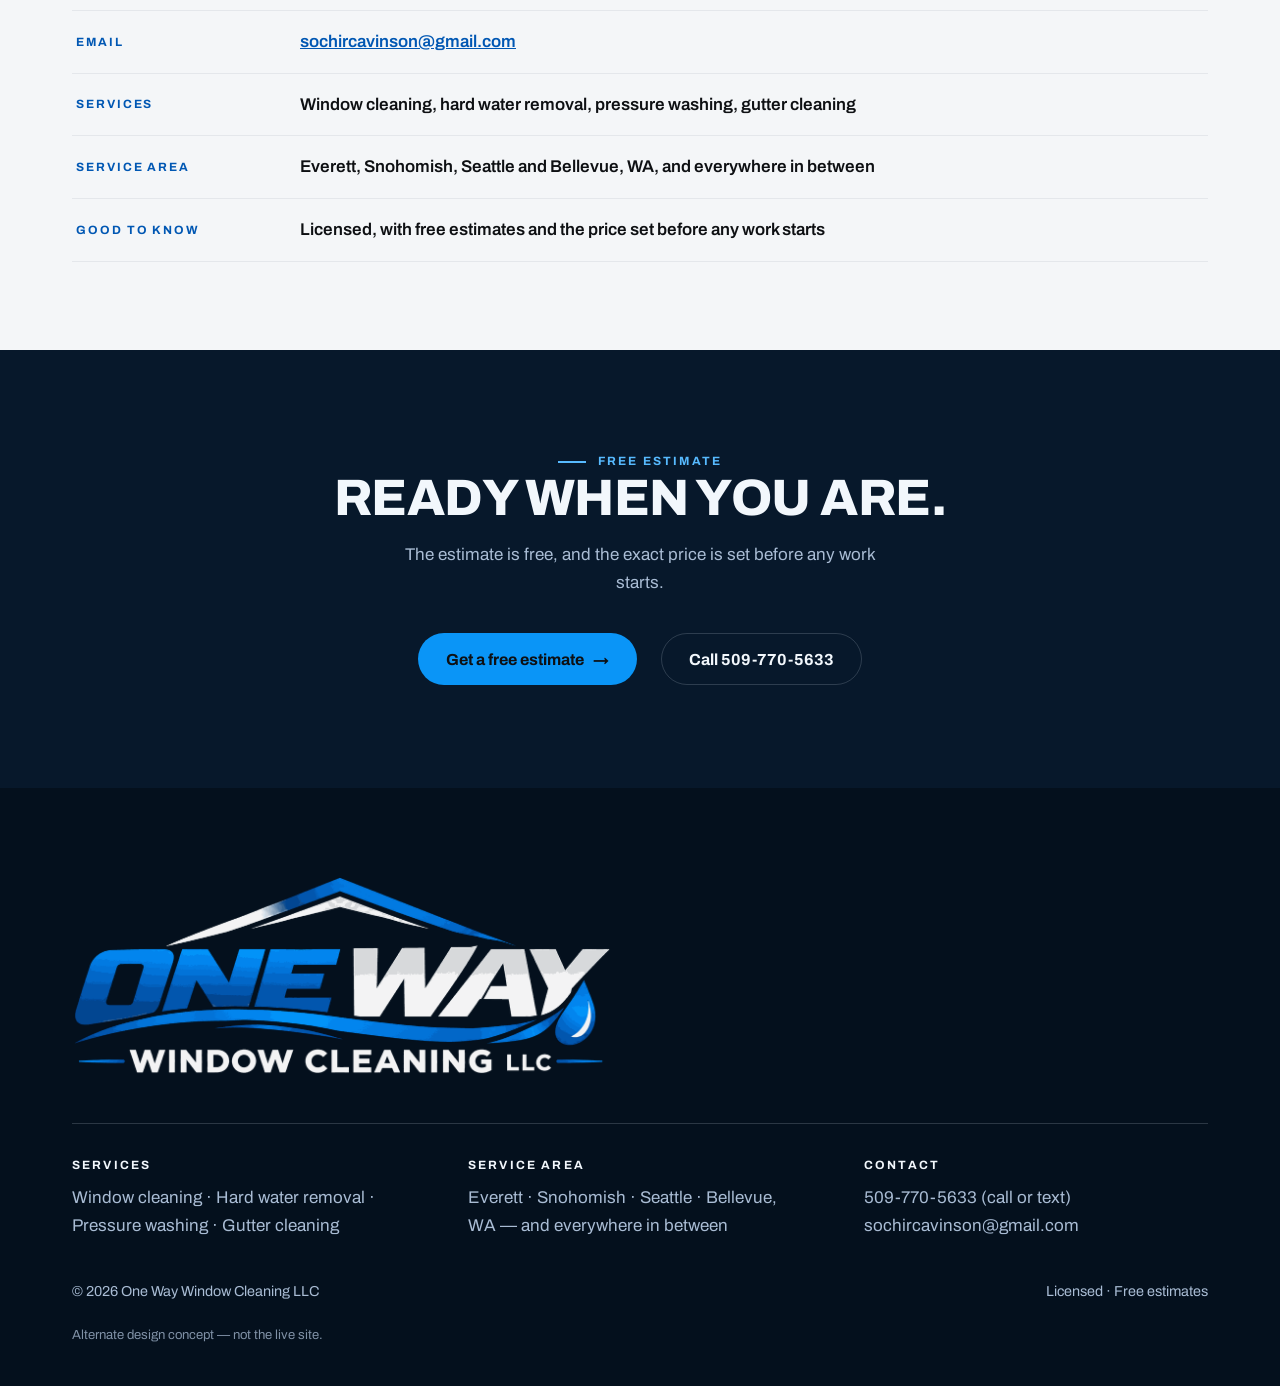
<file: about/index.html>
<!DOCTYPE html>
<html lang="en">
<head>
<meta charset="UTF-8">
<meta name="viewport" content="width=device-width, initial-scale=1">
<title>About | One Way Window Cleaning — Everett &amp; Seattle, WA</title>
<meta name="description" content="One Way Window Cleaning LLC is an owner-operated window cleaning company run by Vinson Sochirca, serving Everett, Snohomish, Seattle and Bellevue, WA. Licensed, with free estimates and the price set before work starts.">
<link rel="icon" href="data:image/svg+xml,%3Csvg xmlns='http://www.w3.org/2000/svg' viewBox='0 0 24 24'%3E%3Crect x='2' y='2' width='20' height='20' rx='2' fill='%2307182B'/%3E%3Crect x='5.5' y='5.5' width='5.5' height='5.5' fill='%230A95F7'/%3E%3Crect x='13' y='5.5' width='5.5' height='5.5' fill='%23FFFFFF'/%3E%3Crect x='5.5' y='13' width='5.5' height='5.5' fill='%23FFFFFF'/%3E%3Crect x='13' y='13' width='5.5' height='5.5' fill='%230A95F7'/%3E%3C/svg%3E">
<link rel="preconnect" href="https://fonts.googleapis.com">
<link rel="preconnect" href="https://fonts.gstatic.com" crossorigin>
<link href="https://fonts.googleapis.com/css2?family=Archivo:wght@400;500;600;700;800;900&display=swap" rel="stylesheet">
<link rel="stylesheet" href="../styles.css">
</head>
<body>
  <a class="skip" href="#main">Skip to content</a>

  <header class="site-head">
    <div class="wrap site-head__inner">
      <a class="mark" href="../" aria-label="One Way Window Cleaning, home">
        <img class="mark__img" src="../assets/logo.png" alt="One Way Window Cleaning LLC" width="1400" height="518">
      </a>
      <nav class="main-nav" aria-label="Main">
        <ul>
          <li><a href="../#services">Services</a></li>
          <li><a href="../pricing/">Pricing</a></li>
          <li><a href="./" aria-current="page">About</a></li>
          <li><a href="../#faq">FAQ</a></li>
        </ul>
      </nav>
      <a class="call-pill" href="tel:+15097705633">509-770-5633</a>
    </div>
  </header>

  <main id="main">
    <div class="phero">
      <div class="wrap">
        <div class="phero__grid">
          <div>
            <nav class="crumbs" aria-label="Breadcrumb"><a href="../">Home</a><span aria-hidden="true">/</span><span aria-current="page">About</span></nav>
            <p class="eyebrow">About</p>
            <h1 class="display">About One Way Window Cleaning.</h1>
            <p class="lede">One Way Window Cleaning LLC is an owner-operated window cleaning company. It is run by Vinson Sochirca, and it serves homes in Everett, Snohomish, Seattle and Bellevue, WA, and everywhere in between.</p>
          </div>
          <aside class="phero__panel" aria-label="One Way Window Cleaning basics">
            <p class="p-title">The basics</p>
            <dl class="p-spec">
              <div><dt>Owner</dt><dd>Vinson Sochirca</dd></div>
              <div><dt>Phone</dt><dd><a href="tel:+15097705633">509-770-5633</a> (call or text)</dd></div>
              <div><dt>Email</dt><dd><a href="mailto:sochircavinson@gmail.com">sochircavinson@gmail.com</a></dd></div>
              <div><dt>Area</dt><dd>Everett, Snohomish, Seattle and Bellevue, WA, and everywhere in between</dd></div>
            </dl>
          </aside>
        </div>
      </div>
    </div>

    <section class="block" aria-labelledby="h-owner">
      <div class="wrap">
        <div class="owner-grid">
          <div>
            <p class="eyebrow">The owner</p>
            <p class="owner-quote" id="h-owner">When you call, you talk to <span class="hl">the owner.</span></p>
            <p class="owner-by">Vinson Sochirca<span>Owner, One Way Window Cleaning LLC</span></p>
            <div class="owner-contact">
              <a href="tel:+15097705633">509-770-5633</a>
              <a href="mailto:sochircavinson@gmail.com">sochircavinson@gmail.com</a>
            </div>
          </div>
          <div class="owner-side">
            <svg class="owner-badge" viewBox="0 0 120 120" aria-hidden="true">
              <defs>
                <path id="badge-top" d="M13.2 55.9 A47 47 0 0 1 106.8 55.9"/>
                <path id="badge-bot" d="M18.5 82.1 A47 47 0 0 0 101.5 82.1"/>
              </defs>
              <circle cx="60" cy="60" r="59" fill="none" stroke="#0E1013" stroke-width="1.5"/>
              <text font-size="8.5" font-weight="700" letter-spacing="1.5" fill="#0057B3"><textPath href="#badge-top" startOffset="50%" text-anchor="middle">LICENSED • OWNER RUN</textPath></text>
              <text font-size="8.5" font-weight="700" letter-spacing="1.5" fill="#0057B3"><textPath href="#badge-bot" startOffset="50%" text-anchor="middle">FREE ESTIMATES</textPath></text>
              <rect x="41" y="41" width="38" height="38" rx="3" fill="#0A95F7" fill-opacity=".28" stroke="#0E1013" stroke-width="3.5"/>
              <path d="M60 41v38M41 60h38" stroke="#0E1013" stroke-width="3.5"/>
              <path d="M47 73 L57 47" stroke="#fff" stroke-width="3" stroke-linecap="round" opacity=".9"/>
            </svg>
            <p>There is no call center and no sales rep. The phone number on this site, <a href="tel:+15097705633">509-770-5633</a>, reaches Vinson. He is the one who gives the estimate and sets the price, and the price is set before any work starts. If you want to check anything before you book, one call settles it.</p>
            <p>Email works too: <a href="mailto:sochircavinson@gmail.com">sochircavinson@gmail.com</a>.</p>
          </div>
        </div>
      </div>
    </section>

    <section class="block block--alt" aria-labelledby="h-cleans">
      <div class="wrap">
        <div class="sec-head">
          <p class="eyebrow">The work</p>
          <h2 class="display" id="h-cleans">What One Way cleans</h2>
        </div>
        <div class="prose-grid">
        <div class="prose">
          <p>The company does four kinds of work:</p>
          <ul class="checks">
            <li><span><b>Window cleaning</b> for houses, inside and out or exterior only. Frames, sills and screens are included.</span></li>
            <li><span><b>Hard water removal</b> for the white mineral spots that sprinklers and weather leave on glass. The job starts with a test spot, and etching can be improved, not always fully restored. That gets said before the work, not after.</span></li>
            <li><span><b>Pressure washing</b> for the hard surfaces around a home: driveways, walkways, patios, steps and entryways.</span></li>
            <li><span><b>Gutter cleaning</b>, cleared by hand, with a downspout flow check and the debris taken care of.</span></li>
          </ul>
          <p>Most homes book the work in Everett, Snohomish, Seattle or Bellevue, and the company works everywhere in between those cities too. One visit can cover several jobs at once. The <a href="../pricing/">pricing and cost guide</a> explains what each service usually costs around here.</p>
        </div>
        <aside class="aside-card" aria-hidden="true">
          <svg viewBox="0 0 120 120" focusable="false"><rect x="41" y="41" width="38" height="38" rx="3" fill="#0A95F7" fill-opacity=".28" stroke="#0E1013" stroke-width="3.5"/><path d="M60 41v38M41 60h38" stroke="#0E1013" stroke-width="3.5"/><path d="M47 73 L57 47" stroke="#fff" stroke-width="3" stroke-linecap="round" opacity=".9"/></svg>
          <p>One visit can cover several jobs at once.</p>
        </aside>
        </div>
      </div>
    </section>

    <section class="block" aria-labelledby="h-hire">
      <div class="wrap">
        <div class="sec-head">
          <p class="eyebrow">Hiring anyone</p>
          <h2 class="display" id="h-hire">What to look for when hiring a window cleaner</h2>
        </div>
        <div class="prose-grid">
        <div class="prose">
          <p>You do not have to hire One Way for this part to be useful. A few plain questions separate a careful cleaner from a careless one:</p>
          <ul class="checks">
            <li><span><b>What exactly is included?</b> Glass only, or frames, sills and screens too? Get it in plain words before the work.</span></li>
            <li><span><b>Is the price set before work starts?</b> A real price, agreed up front, beats a low number that grows at the door.</span></li>
            <li><span><b>Who actually shows up?</b> Knowing whether you are dealing with the owner, a crew or a subcontractor tells you who answers for the work.</span></li>
            <li><span><b>What happens if something is wrong?</b> Ask before the job, while it is still a friendly question.</span></li>
          </ul>
          <p>One Way's answers: frames, sills and screens are included in a standard window clean; the price is set before any work starts; and when you call, you talk to the owner, who is the person responsible for the work.</p>
        </div>
        <aside class="aside-card" aria-hidden="true">
          <svg viewBox="0 0 120 120" focusable="false"><rect x="41" y="41" width="38" height="38" rx="3" fill="#0A95F7" fill-opacity=".28" stroke="#0E1013" stroke-width="3.5"/><path d="M60 41v38M41 60h38" stroke="#0E1013" stroke-width="3.5"/><path d="M47 73 L57 47" stroke="#fff" stroke-width="3" stroke-linecap="round" opacity=".9"/></svg>
          <p>When you call, you talk to the owner.</p>
        </aside>
        </div>
      </div>
    </section>

    <section class="block block--alt" aria-labelledby="h-basics">
      <div class="wrap">
        <div class="sec-head">
          <p class="eyebrow">The basics</p>
          <h2 class="display" id="h-basics">The basics, in one place</h2>
        </div>
        <dl class="spec">
          <div><dt>Business</dt><dd>One Way Window Cleaning LLC</dd></div>
          <div><dt>Owner</dt><dd>Vinson Sochirca</dd></div>
          <div><dt>Phone</dt><dd><a href="tel:+15097705633">509-770-5633</a> (call or text)</dd></div>
          <div><dt>Email</dt><dd><a href="mailto:sochircavinson@gmail.com">sochircavinson@gmail.com</a></dd></div>
          <div><dt>Services</dt><dd>Window cleaning, hard water removal, pressure washing, gutter cleaning</dd></div>
          <div><dt>Service area</dt><dd>Everett, Snohomish, Seattle and Bellevue, WA, and everywhere in between</dd></div>
          <div><dt>Good to know</dt><dd>Licensed, with free estimates and the price set before any work starts</dd></div>
        </dl>
      </div>
    </section>

    <section class="cta" aria-labelledby="h-cta">
      <div class="wrap">
        <p class="eyebrow">Free estimate</p>
        <h2 class="display" id="h-cta">Ready when you are.</h2>
        <p>The estimate is free, and the exact price is set before any work starts.</p>
        <div class="cta__actions">
          <a class="btn btn--azure" href="../#estimate"><span>Get a free estimate</span><span class="arr" aria-hidden="true">→</span></a>
          <a class="btn btn--ghost" href="tel:+15097705633"><span>Call 509-770-5633</span></a>
        </div>
      </div>
    </section>
  </main>

  <footer class="foot">
    <div class="wrap">
      <img class="foot__logo" src="../assets/logo-dark.png" alt="One Way Window Cleaning LLC" width="1100" height="407">
      <div class="foot__cols">
        <p><b>Services</b>Window cleaning · Hard water removal · Pressure washing · Gutter cleaning</p>
        <p><b>Service area</b>Everett · Snohomish · Seattle · Bellevue, WA — and everywhere in between</p>
        <p><b>Contact</b><a href="tel:+15097705633">509-770-5633</a> (call or text)<br><a href="mailto:sochircavinson@gmail.com">sochircavinson@gmail.com</a></p>
      </div>
      <div class="foot__base">
        <span>© <span id="yr">2026</span> One Way Window Cleaning LLC</span>
        <span>Licensed · Free estimates</span>
      </div>
      <p class="foot__fine">Alternate design concept — not the live site.</p>
    </div>
  </footer>

  <script src="../main.js" defer></script>
</body>
</html>
</file>
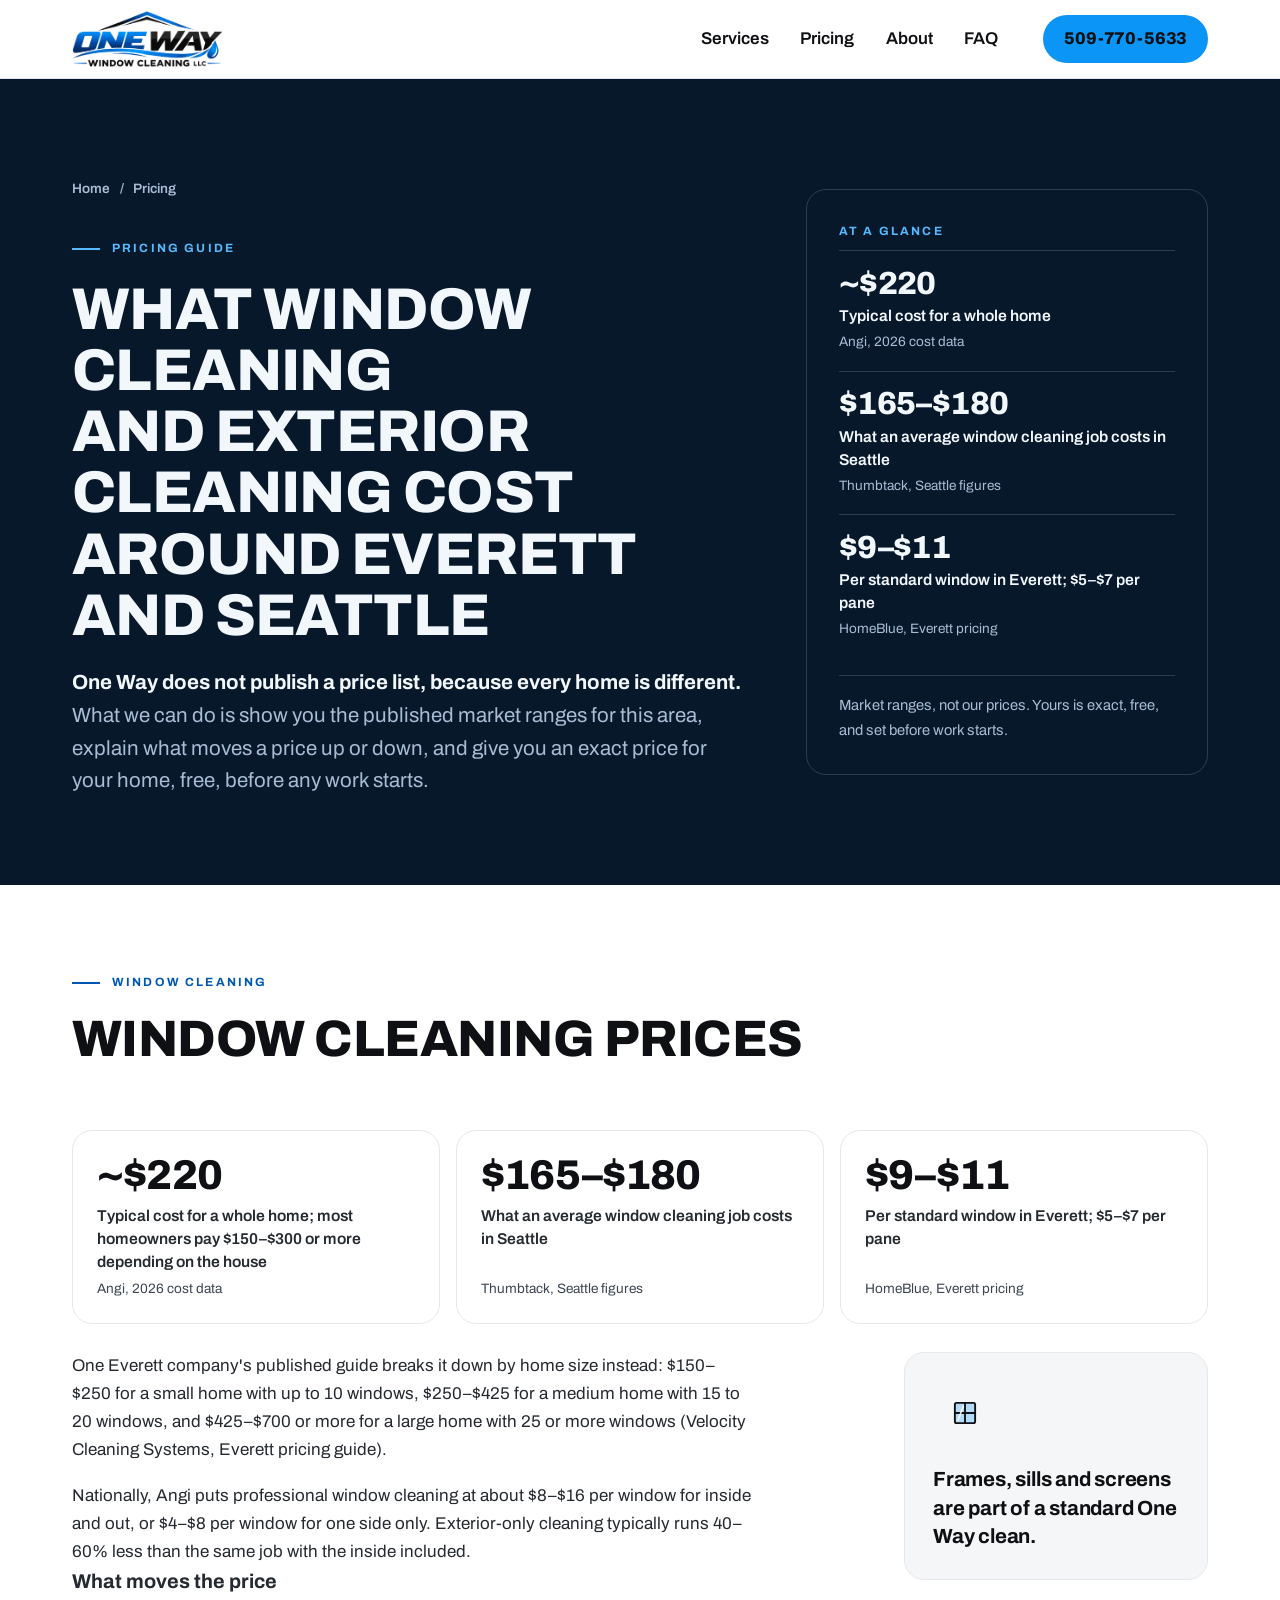
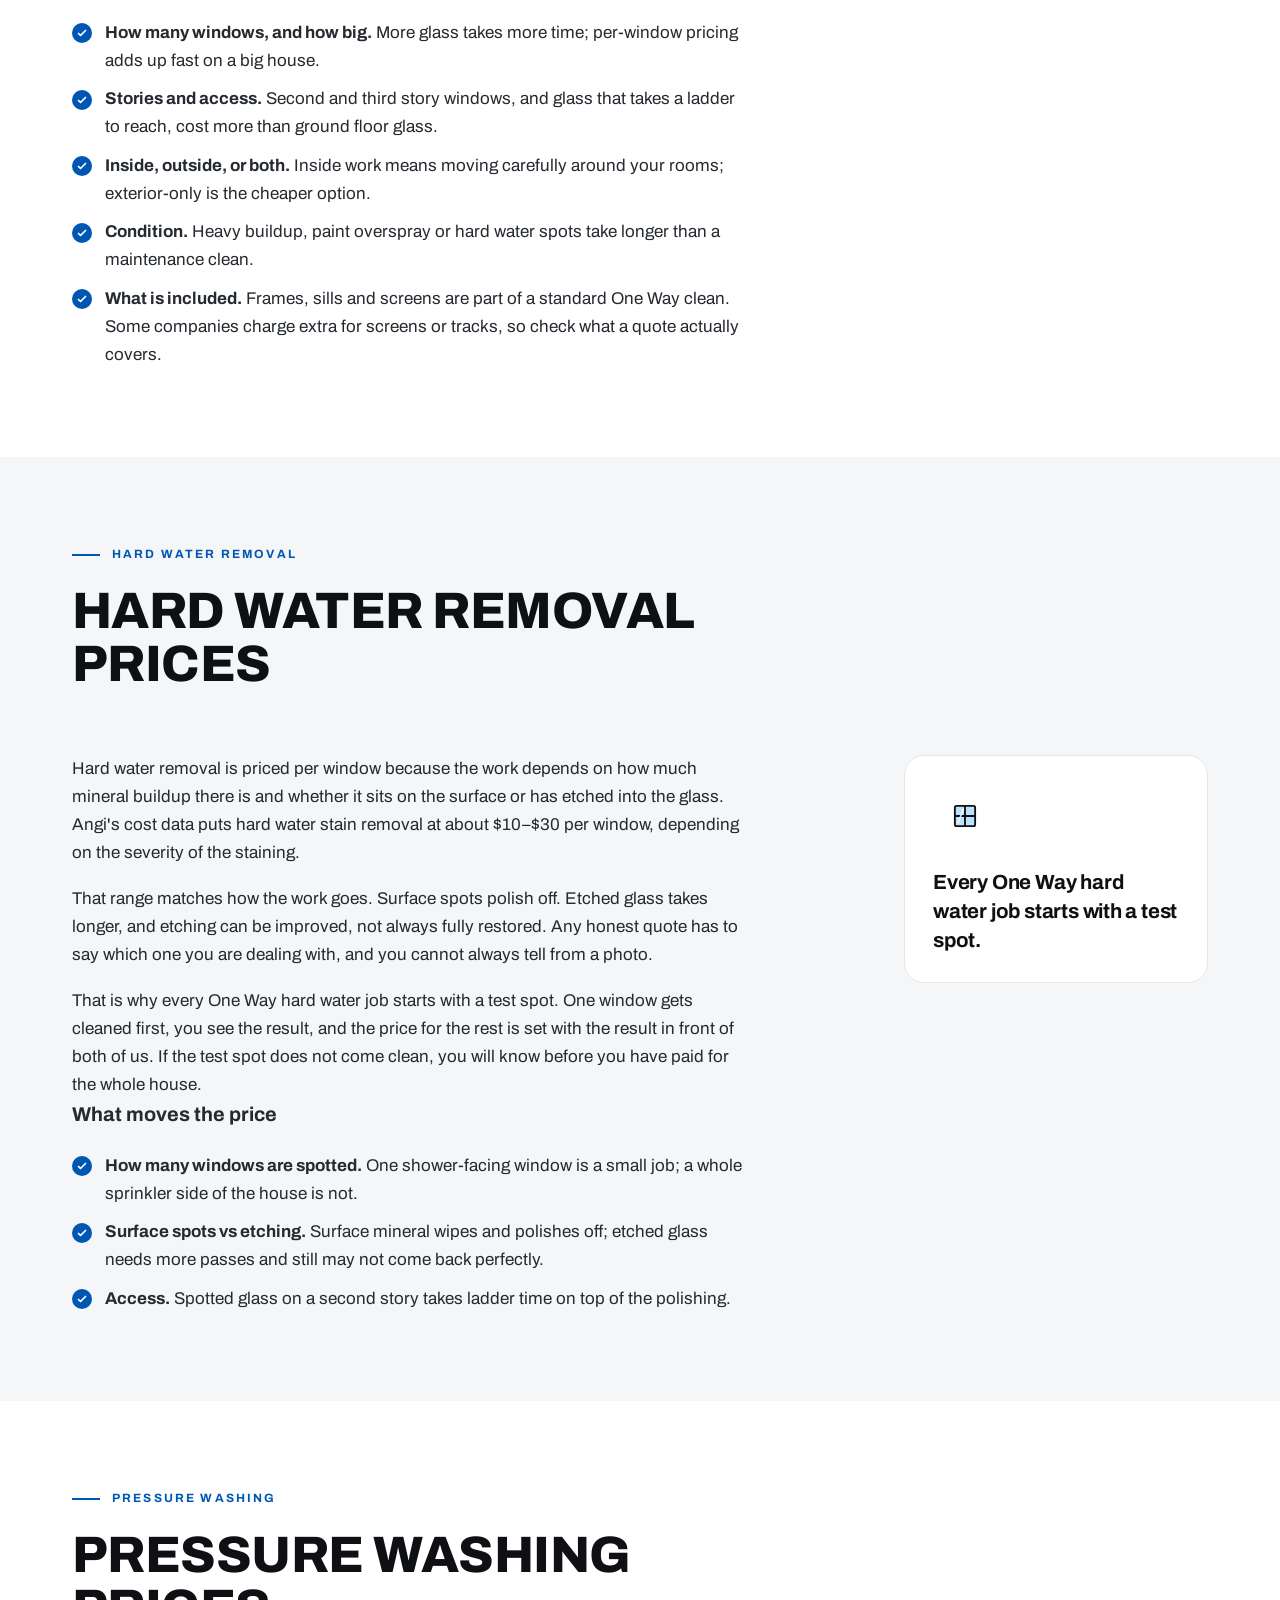
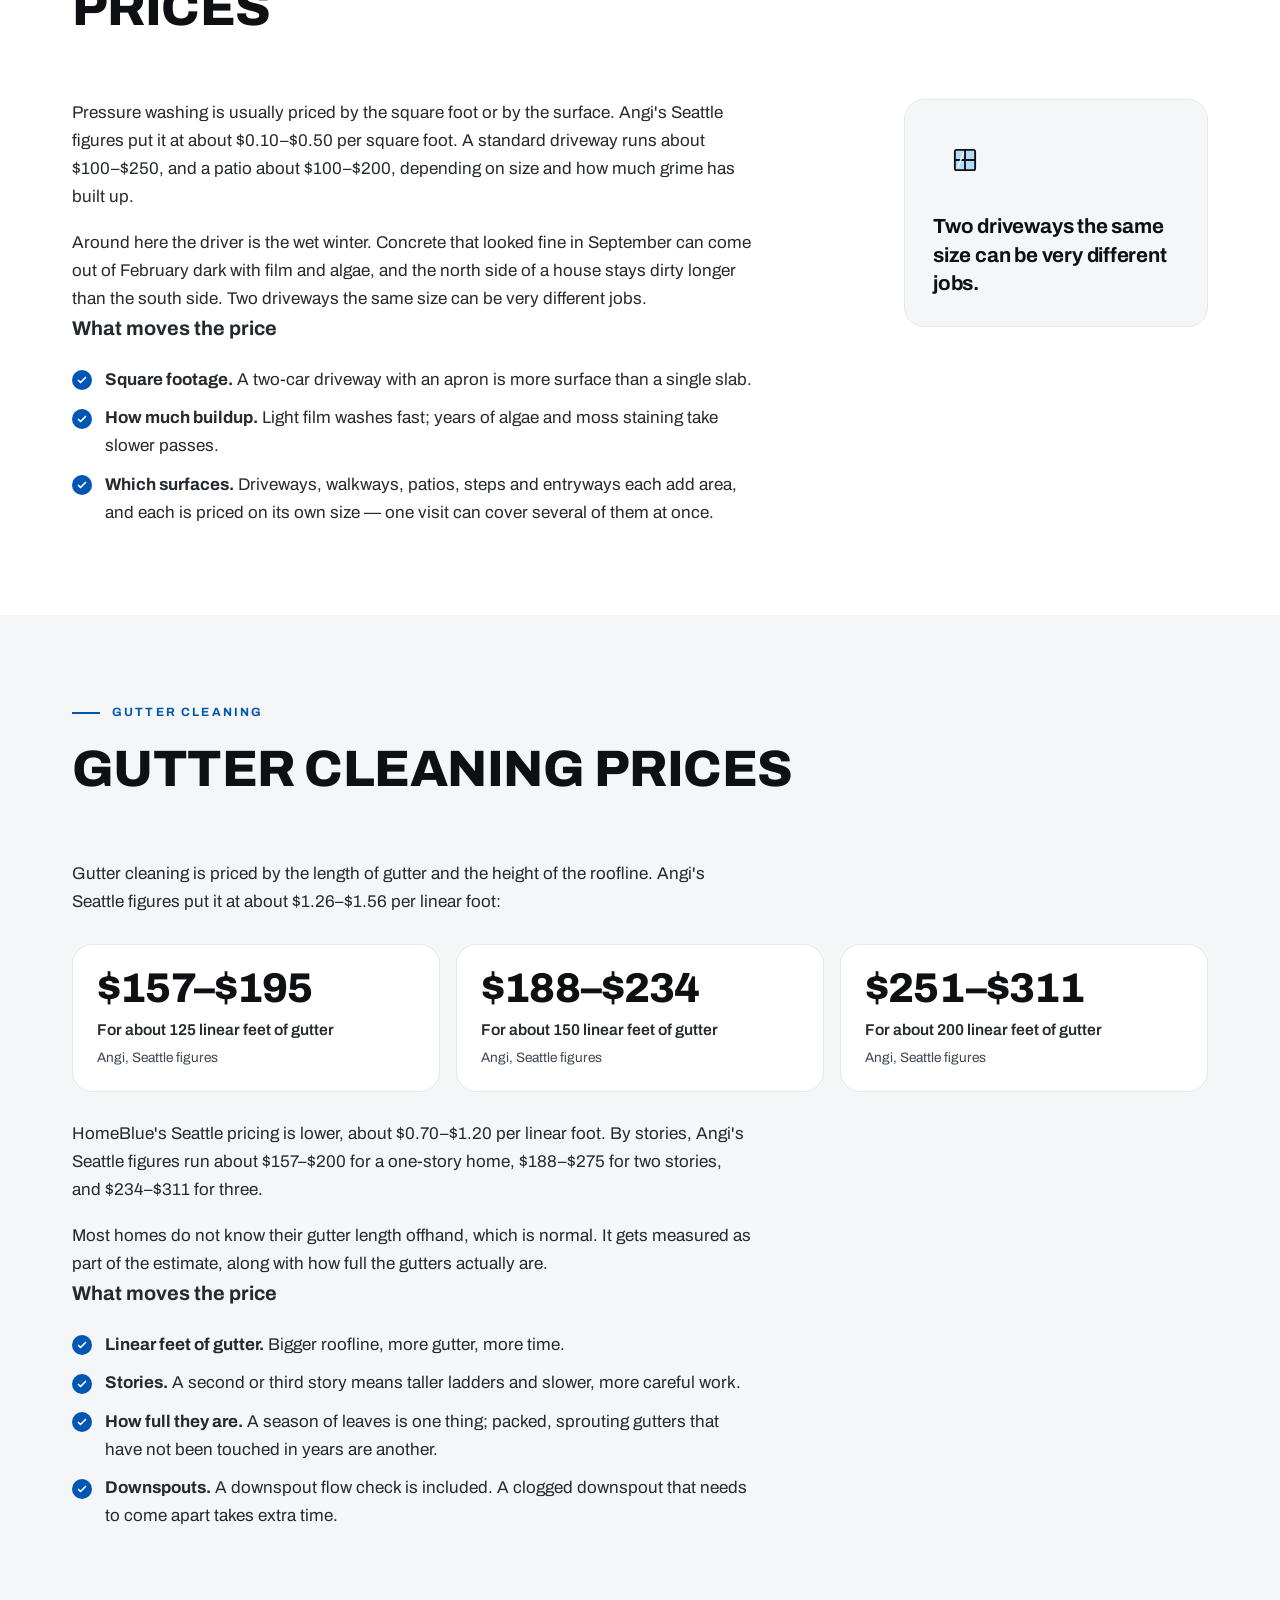
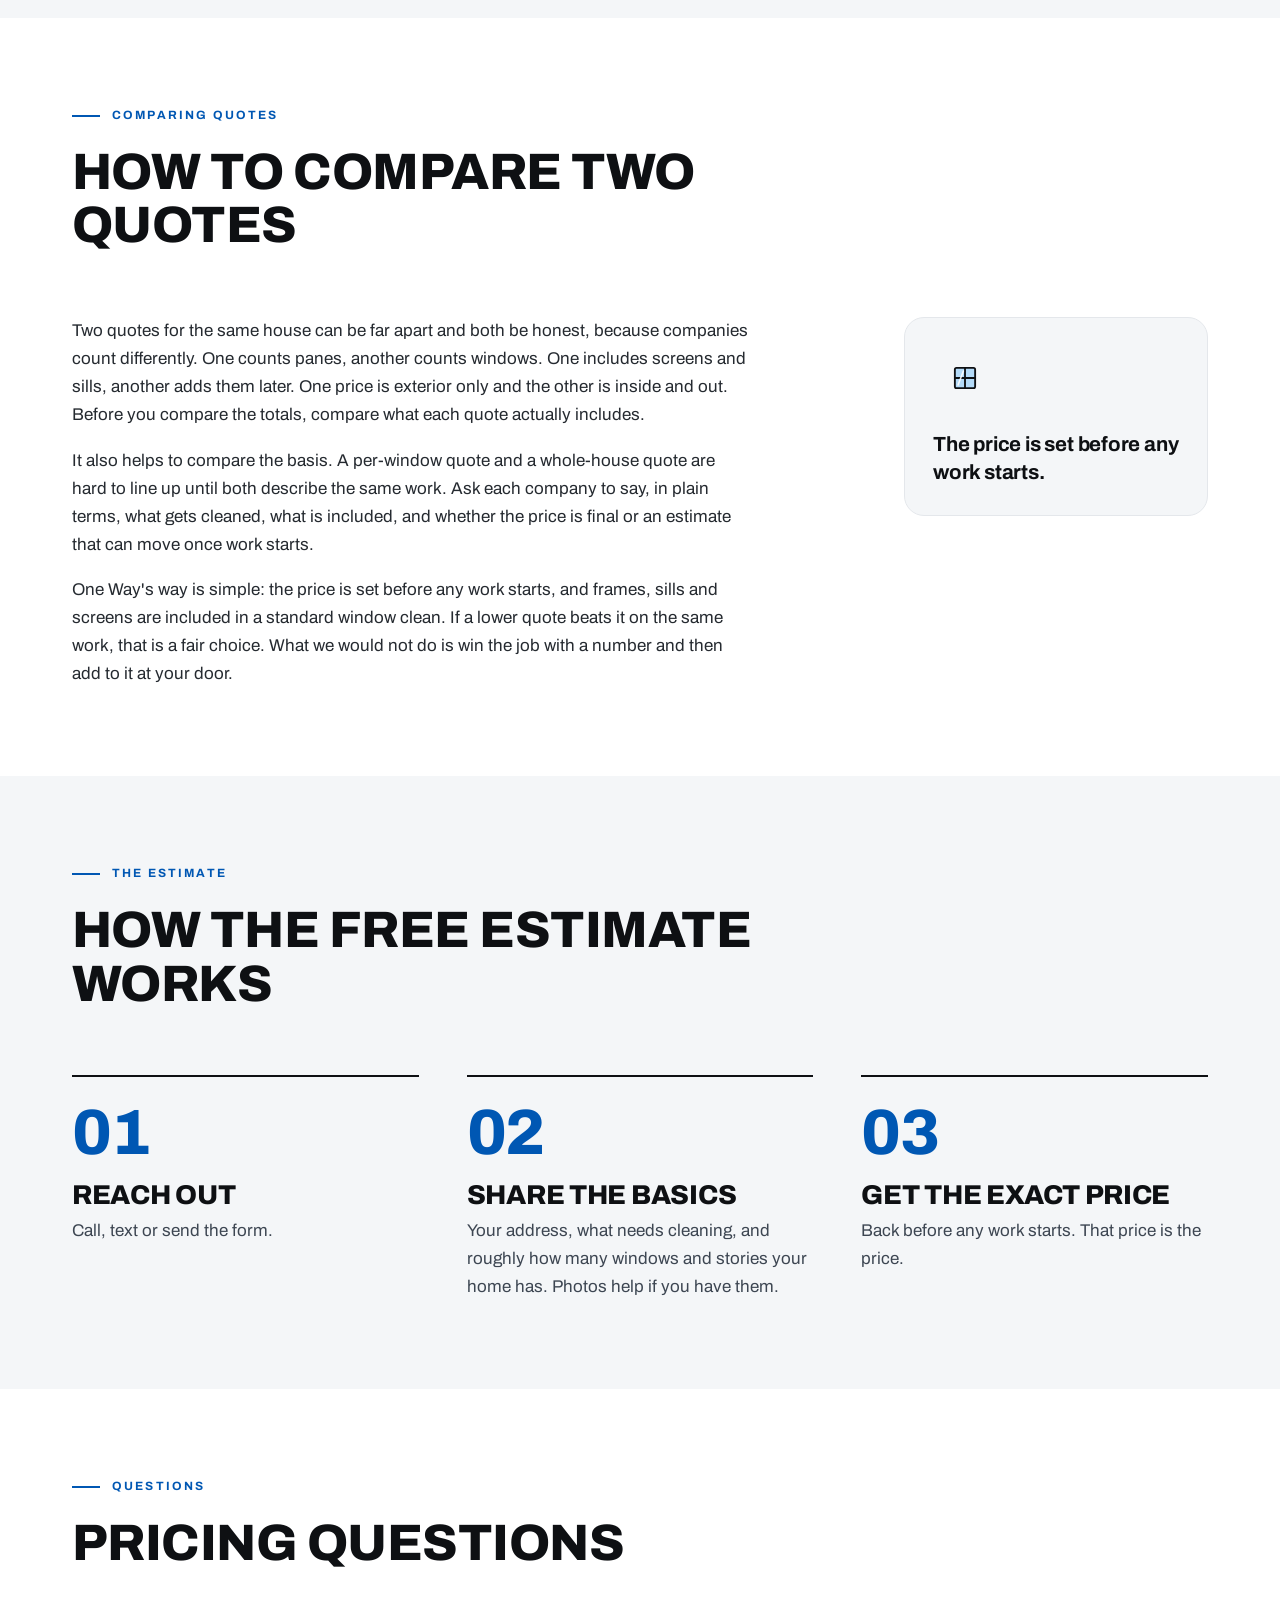
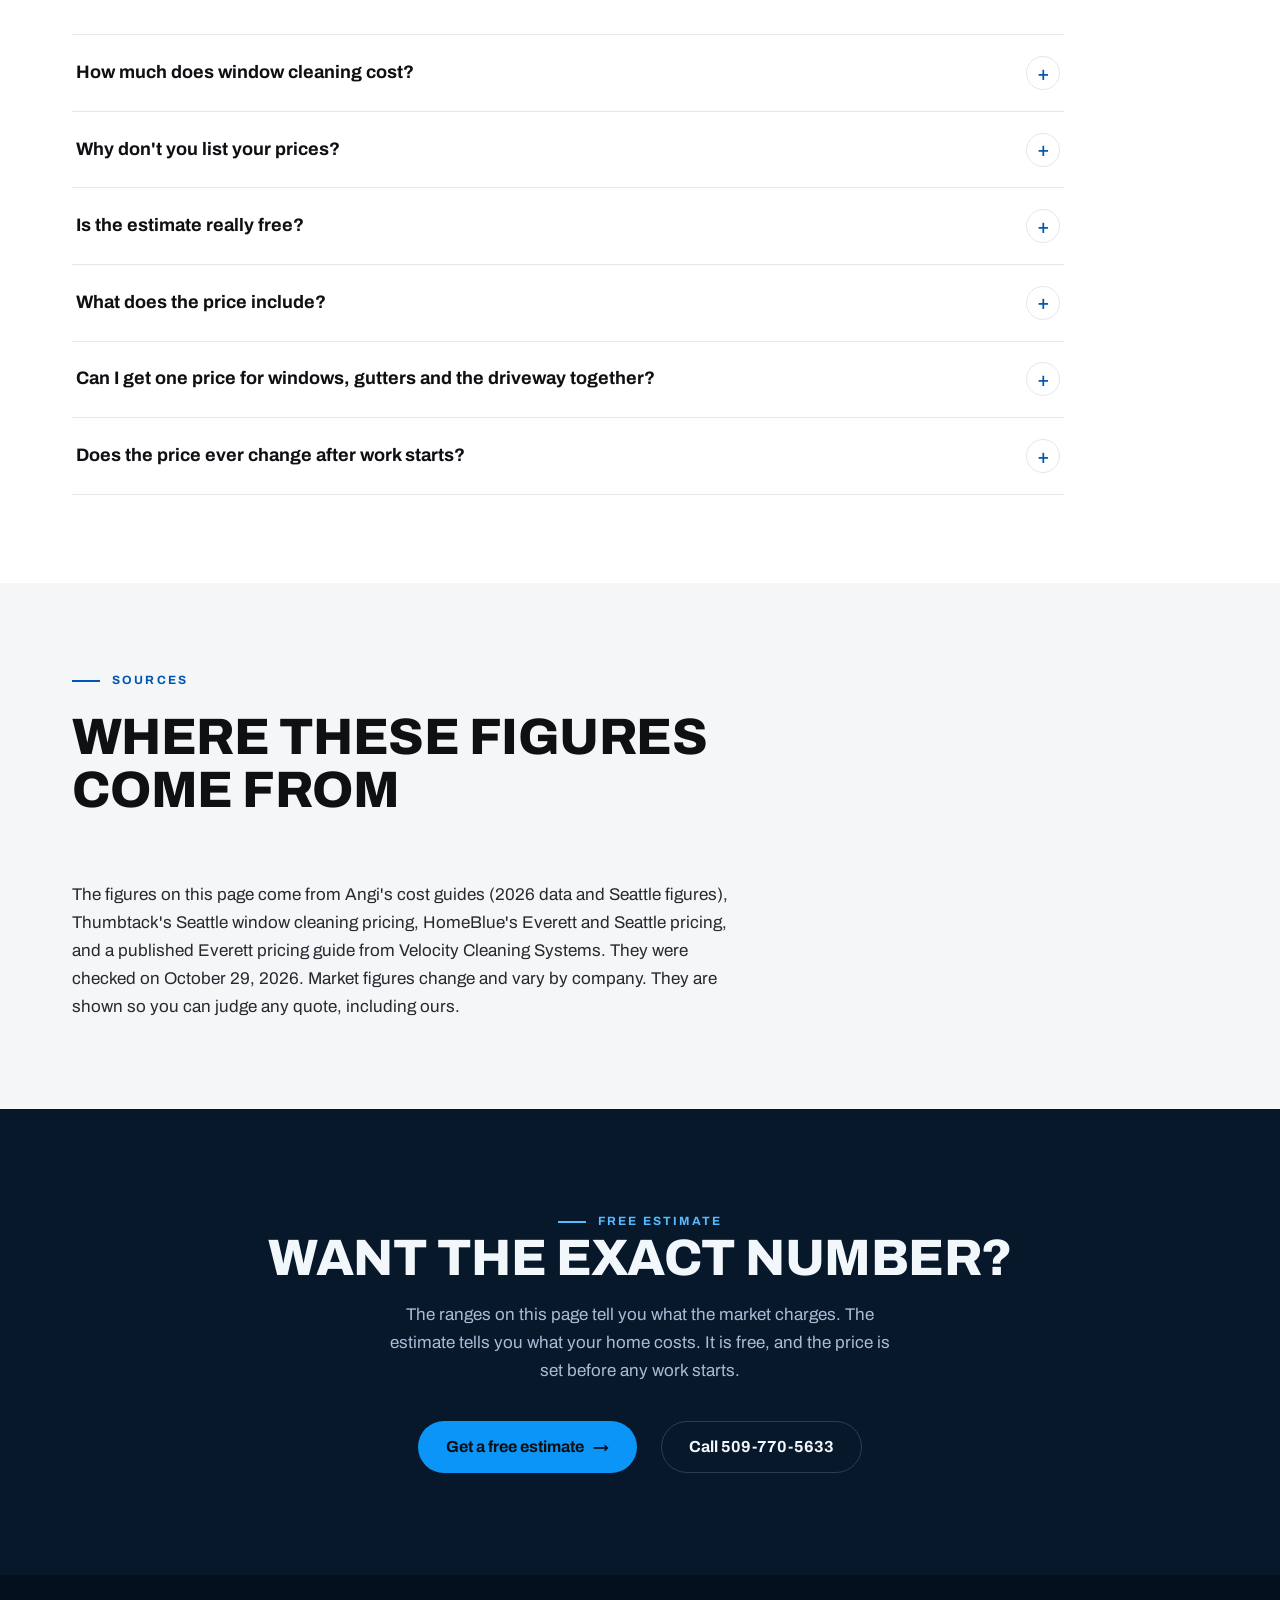
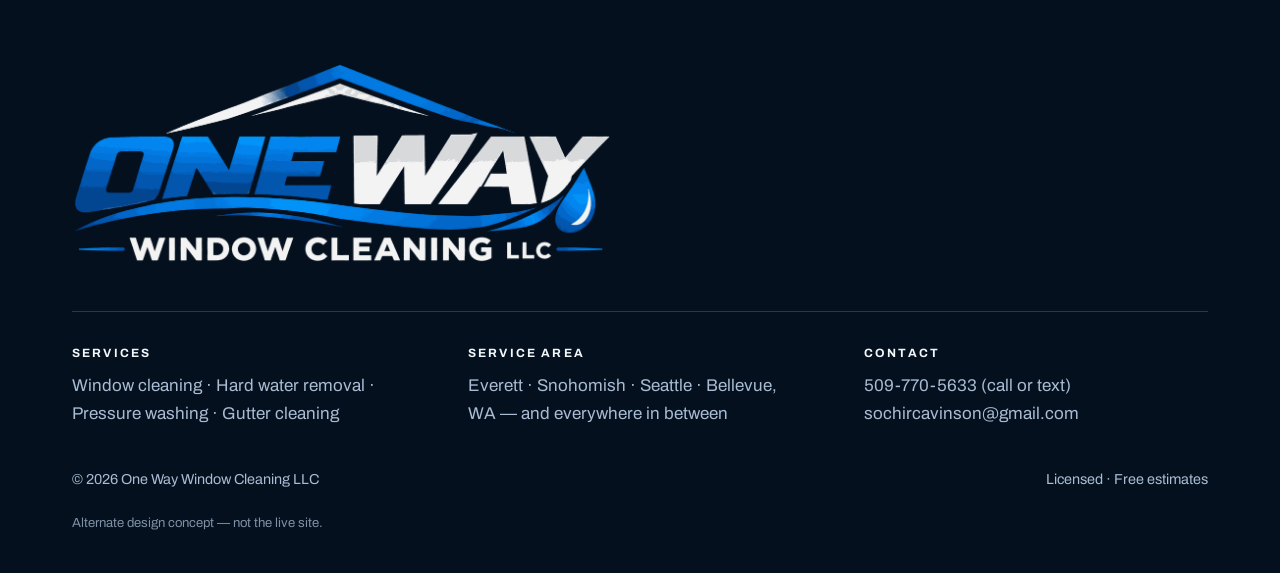
<file: pricing/index.html>
<!DOCTYPE html>
<html lang="en">
<head>
<meta charset="UTF-8">
<meta name="viewport" content="width=device-width, initial-scale=1">
<title>Pricing &amp; Cost Guide | One Way Window Cleaning — Everett &amp; Seattle, WA</title>
<meta name="description" content="What window cleaning, hard water removal, pressure washing and gutter cleaning typically cost around Everett and Seattle, WA — published market ranges explained, plus how One Way's free, exact estimate works.">
<link rel="icon" href="data:image/svg+xml,%3Csvg xmlns='http://www.w3.org/2000/svg' viewBox='0 0 24 24'%3E%3Crect x='2' y='2' width='20' height='20' rx='2' fill='%2307182B'/%3E%3Crect x='5.5' y='5.5' width='5.5' height='5.5' fill='%230A95F7'/%3E%3Crect x='13' y='5.5' width='5.5' height='5.5' fill='%23FFFFFF'/%3E%3Crect x='5.5' y='13' width='5.5' height='5.5' fill='%23FFFFFF'/%3E%3Crect x='13' y='13' width='5.5' height='5.5' fill='%230A95F7'/%3E%3C/svg%3E">
<link rel="preconnect" href="https://fonts.googleapis.com">
<link rel="preconnect" href="https://fonts.gstatic.com" crossorigin>
<link href="https://fonts.googleapis.com/css2?family=Archivo:wght@400;500;600;700;800;900&display=swap" rel="stylesheet">
<link rel="stylesheet" href="../styles.css">
</head>
<body>
  <a class="skip" href="#main">Skip to content</a>

  <header class="site-head">
    <div class="wrap site-head__inner">
      <a class="mark" href="../" aria-label="One Way Window Cleaning, home">
        <img class="mark__img" src="../assets/logo.png" alt="One Way Window Cleaning LLC" width="1400" height="518">
      </a>
      <nav class="main-nav" aria-label="Main">
        <ul>
          <li><a href="../#services">Services</a></li>
          <li><a href="./" aria-current="page">Pricing</a></li>
          <li><a href="../about/">About</a></li>
          <li><a href="../#faq">FAQ</a></li>
        </ul>
      </nav>
      <a class="call-pill" href="tel:+15097705633">509-770-5633</a>
    </div>
  </header>

  <main id="main">
    <div class="phero">
      <div class="wrap">
        <div class="phero__grid">
          <div>
            <nav class="crumbs" aria-label="Breadcrumb"><a href="../">Home</a><span aria-hidden="true">/</span><span aria-current="page">Pricing</span></nav>
            <p class="eyebrow">Pricing guide</p>
            <h1 class="display">What window cleaning and exterior cleaning cost around Everett and Seattle</h1>
            <p class="lede"><strong>One Way does not publish a price list, because every home is different.</strong> What we can do is show you the published market ranges for this area, explain what moves a price up or down, and give you an exact price for your home, free, before any work starts.</p>
          </div>
          <aside class="phero__panel" aria-label="Window cleaning market ranges at a glance">
            <p class="p-title">At a glance</p>
            <div class="p-stat"><span class="fig">~$220</span><span class="what">Typical cost for a whole home</span><span class="src">Angi, 2026 cost data</span></div>
            <div class="p-stat"><span class="fig">$165–$180</span><span class="what">What an average window cleaning job costs in Seattle</span><span class="src">Thumbtack, Seattle figures</span></div>
            <div class="p-stat"><span class="fig">$9–$11</span><span class="what">Per standard window in Everett; $5–$7 per pane</span><span class="src">HomeBlue, Everett pricing</span></div>
            <p class="p-note">Market ranges, not our prices. Yours is exact, free, and set before work starts.</p>
          </aside>
        </div>
      </div>
    </div>

    <section class="block" aria-labelledby="h-win">
      <div class="wrap">
        <div class="sec-head">
          <p class="eyebrow">Window cleaning</p>
          <h2 class="display" id="h-win">Window cleaning prices</h2>
        </div>
        <div class="mini-stats">
          <div class="mini-stat"><div class="fig">~$220</div><p class="what">Typical cost for a whole home; most homeowners pay $150–$300 or more depending on the house</p><p class="src">Angi, 2026 cost data</p></div>
          <div class="mini-stat"><div class="fig">$165–$180</div><p class="what">What an average window cleaning job costs in Seattle</p><p class="src">Thumbtack, Seattle figures</p></div>
          <div class="mini-stat"><div class="fig">$9–$11</div><p class="what">Per standard window in Everett; $5–$7 per pane</p><p class="src">HomeBlue, Everett pricing</p></div>
        </div>
        <div class="prose-grid">
        <div class="prose">
          <p>One Everett company's published guide breaks it down by home size instead: $150–$250 for a small home with up to 10 windows, $250–$425 for a medium home with 15 to 20 windows, and $425–$700 or more for a large home with 25 or more windows (Velocity Cleaning Systems, Everett pricing guide).</p>
          <p>Nationally, Angi puts professional window cleaning at about $8–$16 per window for inside and out, or $4–$8 per window for one side only. Exterior-only cleaning typically runs 40–60% less than the same job with the inside included.</p>
          <h3>What moves the price</h3>
          <ul class="checks">
            <li><span><b>How many windows, and how big.</b> More glass takes more time; per-window pricing adds up fast on a big house.</span></li>
            <li><span><b>Stories and access.</b> Second and third story windows, and glass that takes a ladder to reach, cost more than ground floor glass.</span></li>
            <li><span><b>Inside, outside, or both.</b> Inside work means moving carefully around your rooms; exterior-only is the cheaper option.</span></li>
            <li><span><b>Condition.</b> Heavy buildup, paint overspray or hard water spots take longer than a maintenance clean.</span></li>
            <li><span><b>What is included.</b> Frames, sills and screens are part of a standard One Way clean. Some companies charge extra for screens or tracks, so check what a quote actually covers.</span></li>
          </ul>
        </div>
        <aside class="aside-card" aria-hidden="true">
          <svg viewBox="0 0 120 120" focusable="false"><rect x="41" y="41" width="38" height="38" rx="3" fill="#0A95F7" fill-opacity=".28" stroke="#0E1013" stroke-width="3.5"/><path d="M60 41v38M41 60h38" stroke="#0E1013" stroke-width="3.5"/><path d="M47 73 L57 47" stroke="#fff" stroke-width="3" stroke-linecap="round" opacity=".9"/></svg>
          <p>Frames, sills and screens are part of a standard One Way clean.</p>
        </aside>
        </div>
      </div>
    </section>

    <section class="block block--alt" aria-labelledby="h-hw">
      <div class="wrap">
        <div class="sec-head">
          <p class="eyebrow">Hard water removal</p>
          <h2 class="display" id="h-hw">Hard water removal prices</h2>
        </div>
        <div class="prose-grid">
        <div class="prose">
          <p>Hard water removal is priced per window because the work depends on how much mineral buildup there is and whether it sits on the surface or has etched into the glass. Angi's cost data puts hard water stain removal at about $10–$30 per window, depending on the severity of the staining.</p>
          <p>That range matches how the work goes. Surface spots polish off. Etched glass takes longer, and etching can be improved, not always fully restored. Any honest quote has to say which one you are dealing with, and you cannot always tell from a photo.</p>
          <p>That is why every One Way hard water job starts with a test spot. One window gets cleaned first, you see the result, and the price for the rest is set with the result in front of both of us. If the test spot does not come clean, you will know before you have paid for the whole house.</p>
          <h3>What moves the price</h3>
          <ul class="checks">
            <li><span><b>How many windows are spotted.</b> One shower-facing window is a small job; a whole sprinkler side of the house is not.</span></li>
            <li><span><b>Surface spots vs etching.</b> Surface mineral wipes and polishes off; etched glass needs more passes and still may not come back perfectly.</span></li>
            <li><span><b>Access.</b> Spotted glass on a second story takes ladder time on top of the polishing.</span></li>
          </ul>
        </div>
        <aside class="aside-card" aria-hidden="true">
          <svg viewBox="0 0 120 120" focusable="false"><rect x="41" y="41" width="38" height="38" rx="3" fill="#0A95F7" fill-opacity=".28" stroke="#0E1013" stroke-width="3.5"/><path d="M60 41v38M41 60h38" stroke="#0E1013" stroke-width="3.5"/><path d="M47 73 L57 47" stroke="#fff" stroke-width="3" stroke-linecap="round" opacity=".9"/></svg>
          <p>Every One Way hard water job starts with a test spot.</p>
        </aside>
        </div>
      </div>
    </section>

    <section class="block" aria-labelledby="h-pw">
      <div class="wrap">
        <div class="sec-head">
          <p class="eyebrow">Pressure washing</p>
          <h2 class="display" id="h-pw">Pressure washing prices</h2>
        </div>
        <div class="prose-grid">
        <div class="prose">
          <p>Pressure washing is usually priced by the square foot or by the surface. Angi's Seattle figures put it at about $0.10–$0.50 per square foot. A standard driveway runs about $100–$250, and a patio about $100–$200, depending on size and how much grime has built up.</p>
          <p>Around here the driver is the wet winter. Concrete that looked fine in September can come out of February dark with film and algae, and the north side of a house stays dirty longer than the south side. Two driveways the same size can be very different jobs.</p>
          <h3>What moves the price</h3>
          <ul class="checks">
            <li><span><b>Square footage.</b> A two-car driveway with an apron is more surface than a single slab.</span></li>
            <li><span><b>How much buildup.</b> Light film washes fast; years of algae and moss staining take slower passes.</span></li>
            <li><span><b>Which surfaces.</b> Driveways, walkways, patios, steps and entryways each add area, and each is priced on its own size — one visit can cover several of them at once.</span></li>
          </ul>
        </div>
        <aside class="aside-card" aria-hidden="true">
          <svg viewBox="0 0 120 120" focusable="false"><rect x="41" y="41" width="38" height="38" rx="3" fill="#0A95F7" fill-opacity=".28" stroke="#0E1013" stroke-width="3.5"/><path d="M60 41v38M41 60h38" stroke="#0E1013" stroke-width="3.5"/><path d="M47 73 L57 47" stroke="#fff" stroke-width="3" stroke-linecap="round" opacity=".9"/></svg>
          <p>Two driveways the same size can be very different jobs.</p>
        </aside>
        </div>
      </div>
    </section>

    <section class="block block--alt" aria-labelledby="h-gut">
      <div class="wrap">
        <div class="sec-head">
          <p class="eyebrow">Gutter cleaning</p>
          <h2 class="display" id="h-gut">Gutter cleaning prices</h2>
        </div>
        <div class="prose">
          <p>Gutter cleaning is priced by the length of gutter and the height of the roofline. Angi's Seattle figures put it at about $1.26–$1.56 per linear foot:</p>
        </div>
        <div class="mini-stats">
          <div class="mini-stat"><div class="fig">$157–$195</div><p class="what">For about 125 linear feet of gutter</p><p class="src">Angi, Seattle figures</p></div>
          <div class="mini-stat"><div class="fig">$188–$234</div><p class="what">For about 150 linear feet of gutter</p><p class="src">Angi, Seattle figures</p></div>
          <div class="mini-stat"><div class="fig">$251–$311</div><p class="what">For about 200 linear feet of gutter</p><p class="src">Angi, Seattle figures</p></div>
        </div>
        <div class="prose">
          <p>HomeBlue's Seattle pricing is lower, about $0.70–$1.20 per linear foot. By stories, Angi's Seattle figures run about $157–$200 for a one-story home, $188–$275 for two stories, and $234–$311 for three.</p>
          <p>Most homes do not know their gutter length offhand, which is normal. It gets measured as part of the estimate, along with how full the gutters actually are.</p>
          <h3>What moves the price</h3>
          <ul class="checks">
            <li><span><b>Linear feet of gutter.</b> Bigger roofline, more gutter, more time.</span></li>
            <li><span><b>Stories.</b> A second or third story means taller ladders and slower, more careful work.</span></li>
            <li><span><b>How full they are.</b> A season of leaves is one thing; packed, sprouting gutters that have not been touched in years are another.</span></li>
            <li><span><b>Downspouts.</b> A downspout flow check is included. A clogged downspout that needs to come apart takes extra time.</span></li>
          </ul>
        </div>
      </div>
    </section>

    <section class="block" aria-labelledby="h-compare">
      <div class="wrap">
        <div class="sec-head">
          <p class="eyebrow">Comparing quotes</p>
          <h2 class="display" id="h-compare">How to compare two quotes</h2>
        </div>
        <div class="prose-grid">
        <div class="prose">
          <p>Two quotes for the same house can be far apart and both be honest, because companies count differently. One counts panes, another counts windows. One includes screens and sills, another adds them later. One price is exterior only and the other is inside and out. Before you compare the totals, compare what each quote actually includes.</p>
          <p>It also helps to compare the basis. A per-window quote and a whole-house quote are hard to line up until both describe the same work. Ask each company to say, in plain terms, what gets cleaned, what is included, and whether the price is final or an estimate that can move once work starts.</p>
          <p>One Way's way is simple: the price is set before any work starts, and frames, sills and screens are included in a standard window clean. If a lower quote beats it on the same work, that is a fair choice. What we would not do is win the job with a number and then add to it at your door.</p>
        </div>
        <aside class="aside-card" aria-hidden="true">
          <svg viewBox="0 0 120 120" focusable="false"><rect x="41" y="41" width="38" height="38" rx="3" fill="#0A95F7" fill-opacity=".28" stroke="#0E1013" stroke-width="3.5"/><path d="M60 41v38M41 60h38" stroke="#0E1013" stroke-width="3.5"/><path d="M47 73 L57 47" stroke="#fff" stroke-width="3" stroke-linecap="round" opacity=".9"/></svg>
          <p>The price is set before any work starts.</p>
        </aside>
        </div>
      </div>
    </section>

    <section class="block block--alt" aria-labelledby="h-est">
      <div class="wrap">
        <div class="sec-head">
          <p class="eyebrow">The estimate</p>
          <h2 class="display" id="h-est">How the free estimate works</h2>
        </div>
        <ol class="steps">
          <li class="step"><span class="n">01</span><h3 class="display">Reach out</h3><p>Call, text or send the form.</p></li>
          <li class="step"><span class="n">02</span><h3 class="display">Share the basics</h3><p>Your address, what needs cleaning, and roughly how many windows and stories your home has. Photos help if you have them.</p></li>
          <li class="step"><span class="n">03</span><h3 class="display">Get the exact price</h3><p>Back before any work starts. That price is the price.</p></li>
        </ol>
      </div>
    </section>

    <section class="block" aria-labelledby="h-pfaq">
      <div class="wrap">
        <div class="sec-head">
          <p class="eyebrow">Questions</p>
          <h2 class="display" id="h-pfaq">Pricing questions</h2>
        </div>
        <div class="faq">
          <details class="faq__item"><summary>How much does window cleaning cost?</summary><p>Published figures for this area put a typical whole-home window clean at about $220 (Angi, 2026 cost data), an average Seattle job at $165–$180 (Thumbtack), and a standard window in Everett at $9–$11 (HomeBlue). Your exact price depends on your home, and the estimate is free.</p></details>
          <details class="faq__item"><summary>Why don't you list your prices?</summary><p>Because a price list would be a guess dressed up as a promise. Homes vary too much: window counts, stories, access and condition all change the job. We would rather give you one exact price for your home than a list price that moves when we arrive.</p></details>
          <details class="faq__item"><summary>Is the estimate really free?</summary><p>Yes. The estimate costs nothing. You get the exact price first and decide with the number in front of you.</p></details>
          <details class="faq__item"><summary>What does the price include?</summary><p>A standard window clean includes the glass inside and out, or exterior only if that is what you book, plus the frames, sills and screens. Gutter cleaning includes a downspout flow check. If something is not included, it gets said up front, not discovered later.</p></details>
          <details class="faq__item"><summary>Can I get one price for windows, gutters and the driveway together?</summary><p>Yes. One estimate can cover several jobs, each priced on its own factors, so you see what each part costs and can drop or add pieces before deciding. One visit can cover them all together.</p></details>
          <details class="faq__item"><summary>Does the price ever change after work starts?</summary><p>The price is set before any work starts. The one honest exception is hard water: if a test spot shows the glass is etched rather than spotted, that gets discussed before the rest of the work goes ahead, not after.</p></details>
        </div>
      </div>
    </section>

    <section class="block block--alt" aria-labelledby="h-src">
      <div class="wrap">
        <div class="sec-head">
          <p class="eyebrow">Sources</p>
          <h2 class="display" id="h-src">Where these figures come from</h2>
        </div>
        <div class="prose">
          <p>The figures on this page come from Angi's cost guides (2026 data and Seattle figures), Thumbtack's Seattle window cleaning pricing, HomeBlue's Everett and Seattle pricing, and a published Everett pricing guide from Velocity Cleaning Systems. They were checked on October 29, 2026. Market figures change and vary by company. They are shown so you can judge any quote, including ours.</p>
        </div>
      </div>
    </section>

    <section class="cta" aria-labelledby="h-cta">
      <div class="wrap">
        <p class="eyebrow">Free estimate</p>
        <h2 class="display" id="h-cta">Want the exact number?</h2>
        <p>The ranges on this page tell you what the market charges. The estimate tells you what your home costs. It is free, and the price is set before any work starts.</p>
        <div class="cta__actions">
          <a class="btn btn--azure" href="../#estimate"><span>Get a free estimate</span><span class="arr" aria-hidden="true">→</span></a>
          <a class="btn btn--ghost" href="tel:+15097705633"><span>Call 509-770-5633</span></a>
        </div>
      </div>
    </section>
  </main>

  <footer class="foot">
    <div class="wrap">
      <img class="foot__logo" src="../assets/logo-dark.png" alt="One Way Window Cleaning LLC" width="1100" height="407">
      <div class="foot__cols">
        <p><b>Services</b>Window cleaning · Hard water removal · Pressure washing · Gutter cleaning</p>
        <p><b>Service area</b>Everett · Snohomish · Seattle · Bellevue, WA — and everywhere in between</p>
        <p><b>Contact</b><a href="tel:+15097705633">509-770-5633</a> (call or text)<br><a href="mailto:sochircavinson@gmail.com">sochircavinson@gmail.com</a></p>
      </div>
      <div class="foot__base">
        <span>© <span id="yr">2026</span> One Way Window Cleaning LLC</span>
        <span>Licensed · Free estimates</span>
      </div>
      <p class="foot__fine">Alternate design concept — not the live site.</p>
    </div>
  </footer>

  <script src="../main.js" defer></script>
</body>
</html>
</file>
<file: styles.css>
/* One Way Window Cleaning — ALTERNATE design concept.
   Revision 1 palette: Vinny's logo blues. White + ice mist papers, deep
   navy-black fields, azure action, royal depth. Archivo only. */

:root {
  --paper: #FFFFFF;
  --paper-2: #F4F6F8;
  --ink: #0E1013;
  --ink-soft: #3D4652;
  --body: #252A30;
  --muted: #5F6873;
  --dark: #07182B;
  --dark-deep: #04101D;
  --on-dark: #F2F7FC;
  --muted-dark: #A9BCD4;
  --azure: #0A95F7;
  --azure-label: #57BAFF;
  --azure-text: #0057B3;
  --royal: #002B6A;
  --line: #E4E7EB;
  --line-strong: #7C8794;
  --line-dark: rgba(220, 232, 245, .18);
  --error: #A61C1C;
  --ease: cubic-bezier(0.22, 1, 0.36, 1);
  --radius: 20px;
}

*, *::before, *::after { box-sizing: border-box; }

@media (prefers-reduced-motion: no-preference) {
  html { scroll-behavior: smooth; }
}

body {
  margin: 0;
  background: var(--paper);
  color: var(--body);
  font-family: "Archivo", "Helvetica Neue", Helvetica, Arial, sans-serif;
  font-size: 1.0625rem;
  line-height: 1.65;
  -webkit-font-smoothing: antialiased;
}

h1, h2, h3, p, ul, ol, dl, dd, figure { margin: 0; }
ul, ol { padding: 0; list-style: none; }
a { color: var(--azure-text); }
img, svg { display: block; }

.wrap {
  max-width: 76rem;
  margin: 0 auto;
  padding-left: clamp(1.25rem, 4vw, 2.5rem);
  padding-right: clamp(1.25rem, 4vw, 2.5rem);
}

.section { padding: clamp(4.5rem, 9vw, 8rem) 0; }
.section--paper2 { background: var(--paper-2); }
.section--dark { background: var(--dark); color: var(--on-dark); }
.section--notop { padding-top: 0; }

/* --- type --- */
.display {
  font-weight: 800;
  text-transform: uppercase;
  letter-spacing: -0.01em;
  line-height: 1.04;
  color: var(--ink);
}
.section--dark .display, .hero .display, .phero .display, .cta .display { color: var(--on-dark); }
h1.display { font-size: clamp(2.6rem, 6vw, 5.2rem); }
h2.display { font-size: clamp(2rem, 4vw, 3.4rem); }
h3.display { font-size: clamp(1.3rem, 2.2vw, 1.7rem); }

.eyebrow {
  display: flex;
  align-items: center;
  gap: 0.75rem;
  font-size: 0.75rem;
  font-weight: 700;
  letter-spacing: 0.18em;
  text-transform: uppercase;
  color: var(--azure-text);
  margin-bottom: 1.25rem;
}
.eyebrow::before { content: ""; width: 28px; height: 2px; background: currentColor; flex: none; }
.section--dark .eyebrow, .hero .eyebrow, .phero .eyebrow, .cta .eyebrow { color: var(--azure-label); }

.lede { font-size: clamp(1.125rem, 1.6vw, 1.3rem); line-height: 1.6; max-width: 56ch; }
.sec-head { max-width: 46rem; margin-bottom: clamp(2.5rem, 5vw, 4rem); }
.sec-head .lede { margin-top: 1.25rem; color: var(--ink-soft); }
.section--dark .sec-head .lede { color: var(--muted-dark); }

/* --- a11y --- */
.skip {
  position: absolute; left: 1rem; top: -100px; z-index: 100;
  background: var(--ink); color: var(--on-dark);
  padding: 0.75rem 1.25rem; border-radius: 999px; text-decoration: none; font-weight: 700;
}
.skip:focus { top: 1rem; }
:focus-visible { outline: 3px solid var(--azure-text); outline-offset: 3px; border-radius: 4px; }
.section--dark :focus-visible, .hero :focus-visible, .phero :focus-visible, .foot :focus-visible { outline-color: var(--azure); }
.sr-only {
  position: absolute; width: 1px; height: 1px; margin: -1px; padding: 0;
  overflow: hidden; clip: rect(0 0 0 0); white-space: nowrap; border: 0;
}

/* --- buttons --- */
.btn {
  position: relative; isolation: isolate; overflow: hidden;
  display: inline-flex; align-items: center; justify-content: center; gap: 0.55rem;
  min-height: 52px; padding: 0.8rem 1.7rem;
  border-radius: 999px; border: 1px solid transparent;
  font-weight: 700; font-size: 1rem; line-height: 1.2; text-decoration: none;
  cursor: pointer; transition: color 0.45s var(--ease), border-color 0.45s var(--ease);
}
.btn::before {
  content: ""; position: absolute; inset: 0; z-index: -1;
  transform: translateX(-102%); transition: transform 0.45s var(--ease);
}
.btn:hover::before, .btn:focus-visible::before { transform: translateX(0); }
.btn > * { position: relative; }
.btn .arr { transition: transform 0.3s var(--ease); font-weight: 800; }
.btn:hover .arr { transform: translateX(3px); }
.btn--azure { background: var(--azure); color: var(--ink); }
.btn--azure::before { background: var(--royal); }
.btn--azure:hover { color: var(--on-dark); }
.btn--ghost { background: transparent; color: var(--on-dark); border-color: var(--line-dark); }
.btn--ghost::before { background: var(--azure); }
.btn--ghost:hover { color: var(--ink); }
.btn--dark { background: var(--ink); color: var(--on-dark); }
.btn--dark::before { background: var(--azure); }
.btn--dark:hover { color: var(--ink); }
.btn--block { width: 100%; }

.phone-link { display: inline-flex; flex-direction: column; line-height: 1.25; text-decoration: none; color: var(--on-dark); min-height: 52px; justify-content: center; }
.phone-link .label { font-size: 0.72rem; font-weight: 700; letter-spacing: 0.16em; text-transform: uppercase; color: var(--azure-label); }
.phone-link .num { font-size: 1.3rem; font-weight: 800; letter-spacing: -0.01em; }
.phone-link:hover .num { text-decoration: underline; text-underline-offset: 4px; }

/* --- header --- */
.site-head {
  position: sticky; top: 0; z-index: 60;
  background: var(--paper);
  border-bottom: 1px solid var(--line);
}
.site-head__inner {
  display: flex; align-items: center; gap: 2rem;
  min-height: 78px; padding-top: 0.5rem; padding-bottom: 0.5rem;
}
.mark { display: inline-flex; align-items: center; text-decoration: none; flex: none; }
.mark__img { height: 56px; width: auto; }
.main-nav { margin-left: auto; }
.main-nav ul { display: flex; gap: 0.25rem; }
.main-nav a {
  display: inline-flex; align-items: center; min-height: 44px; padding: 0.4rem 0.85rem;
  color: var(--ink); text-decoration: none; font-weight: 600; border-radius: 999px;
}
.main-nav a:hover { background: var(--paper-2); }
.call-pill {
  flex: none; display: inline-flex; align-items: center; gap: 0.5rem;
  min-height: 48px; padding: 0.65rem 1.3rem; border-radius: 999px;
  background: var(--azure); color: var(--ink);
  font-weight: 800; text-decoration: none; letter-spacing: -0.01em;
  transition: background 0.3s var(--ease), color 0.3s var(--ease);
}
.call-pill:hover { background: var(--royal); color: var(--on-dark); }

@media (max-width: 860px) {
  .site-head__inner { flex-wrap: wrap; gap: 0.5rem 1rem; padding-top: 0.75rem; }
  .call-pill { margin-left: auto; }
  .main-nav { order: 3; width: 100%; margin-left: 0; overflow-x: auto; }
  .main-nav ul { flex-wrap: nowrap; }
  .main-nav a { white-space: nowrap; }
}

/* --- hero --- */
.hero { background: var(--dark); color: var(--on-dark); overflow: hidden; }
.hero__grid {
  display: grid; grid-template-columns: 1.05fr 1fr; gap: clamp(2rem, 5vw, 4.5rem);
  align-items: center;
  padding-top: clamp(3.5rem, 7vw, 6rem);
}
.hero h1 { margin-bottom: 1.5rem; }
.hero h1 .hl { color: var(--azure); }
@supports ((background-clip: text) or (-webkit-background-clip: text)) {
  .hero h1 .hl {
    background-image: linear-gradient(94deg, #57BAFF 0%, #0A95F7 52%, #0073D9 100%);
    -webkit-background-clip: text;
    background-clip: text;
    color: transparent;
  }
}
.hero__sub { color: var(--muted-dark); font-size: clamp(1.1rem, 1.6vw, 1.28rem); line-height: 1.6; max-width: 52ch; }
.hero__sub strong { color: var(--on-dark); font-weight: 600; }
.hero__actions { display: flex; flex-wrap: wrap; align-items: center; gap: 1rem 1.5rem; margin-top: 2.25rem; }
.hero__scene {
  border: 1px solid var(--line-dark); border-radius: var(--radius); overflow: hidden;
  box-shadow: 0 30px 60px -30px rgba(0, 0, 0, .45);
}
.hero__scene svg { width: 100%; height: auto; }
.hero__stats {
  display: grid; grid-template-columns: repeat(3, 1fr); gap: 1.5rem;
  margin-top: clamp(3rem, 6vw, 4.5rem);
  padding: 1.75rem 0 clamp(3.5rem, 6vw, 5rem);
  border-top: 1px solid var(--line-dark);
}
.stat-fact { display: flex; gap: 1rem; align-items: baseline; }
.stat-fact .n { font-size: 1.6rem; font-weight: 800; color: var(--azure); letter-spacing: -0.01em; line-height: 1; }
.stat-fact .t { font-weight: 600; font-size: 1.02rem; line-height: 1.4; }
@media (max-width: 960px) {
  .hero__grid { grid-template-columns: 1fr; }
  .hero__stats { grid-template-columns: 1fr; gap: 1rem; }
}

/* --- marquee --- */
.marquee {
  background-color: var(--royal);
  background-image: linear-gradient(90deg, #0A95F7, #0069C9 55%, #002B6A);
  background-size: 100% 3px;
  background-repeat: no-repeat;
  background-position: top left;
  color: #FFFFFF;
  overflow: hidden; padding: 0.85rem 0;
  -webkit-mask-image: linear-gradient(90deg, transparent, #000 5%, #000 95%, transparent);
  mask-image: linear-gradient(90deg, transparent, #000 5%, #000 95%, transparent);
}
.marquee__track { display: flex; width: max-content; animation: marquee 30s linear infinite; }
.marquee:hover .marquee__track { animation-play-state: paused; }
.marquee__group { display: flex; align-items: center; flex: none; }
.marquee__group span {
  font-weight: 800; text-transform: uppercase; letter-spacing: 0.04em; font-size: 1.02rem;
  padding: 0 1.1rem; white-space: nowrap;
}
.marquee__group i { font-style: normal; color: var(--azure); }
@keyframes marquee { to { transform: translateX(-50%); } }
@media (prefers-reduced-motion: reduce) {
  .marquee__track { animation: none; }
}

/* --- services index --- */
.svc-list { border-top: 1px solid var(--line); }
.svc-row {
  position: relative; isolation: isolate;
  display: grid; grid-template-columns: 5.5rem 1fr auto; gap: 1.5rem; align-items: center;
  padding: 2.1rem 0.75rem; border-bottom: 1px solid var(--line);
  text-decoration: none; color: inherit;
}
.svc-row::before {
  content: ""; position: absolute; inset: 0; z-index: -1; background: var(--paper-2);
  transform: scaleX(0); transform-origin: left; transition: transform 0.45s var(--ease);
}
.svc-row:hover::before, .svc-row:focus-visible::before { transform: scaleX(1); }
.svc-row .num { font-size: clamp(1.7rem, 3vw, 2.4rem); font-weight: 800; color: var(--azure-text); letter-spacing: -0.02em; line-height: 1; }
.svc-row h3 { font-size: clamp(1.55rem, 3vw, 2.35rem); margin-bottom: 0.45rem; }
.svc-row .desc { color: var(--ink-soft); max-width: 58ch; }
.svc-row .incl { margin-top: 0.6rem; font-size: 0.94rem; color: var(--body); }
.svc-row .incl b { font-weight: 700; color: var(--ink); text-transform: uppercase; font-size: 0.72rem; letter-spacing: 0.14em; margin-right: 0.5rem; }
.svc-row .arr { font-size: 1.9rem; font-weight: 800; color: var(--ink); transition: transform 0.35s var(--ease); line-height: 1; }
.svc-row:hover .arr { transform: translateX(6px); }
@media (max-width: 700px) {
  .svc-row { grid-template-columns: 3.4rem 1fr; padding: 1.6rem 0.25rem; }
  .svc-row .arr { display: none; }
}

/* --- wipe --- */
.wipe-head { max-width: 46rem; margin-bottom: clamp(2rem, 4vw, 3rem); }
.wipe {
  --wipe: 62%;
  position: relative; max-width: 62rem; margin: 0 auto;
  aspect-ratio: 16 / 8;
  border: 10px solid var(--dark); border-radius: var(--radius);
  overflow: hidden; background: var(--azure);
  box-shadow: 0 30px 60px -32px rgba(7, 24, 43, .35);
}
.wipe__layer { position: absolute; inset: 0; }
.wipe__layer svg { width: 100%; height: 100%; }
.wipe__layer--dirty {
  clip-path: inset(0 calc(100% - var(--wipe)) 0 0);
  filter: saturate(.35) brightness(1.08) contrast(.85) blur(1.5px);
}
.wipe__mullions {
  position: absolute; inset: 0; z-index: 3; pointer-events: none;
  background:
    linear-gradient(90deg, transparent calc(50% - 5px), rgba(4, 16, 29, .85) calc(50% - 5px), rgba(4, 16, 29, .85) calc(50% + 5px), transparent calc(50% + 5px)),
    linear-gradient(0deg, transparent calc(50% - 5px), rgba(4, 16, 29, .85) calc(50% - 5px), rgba(4, 16, 29, .85) calc(50% + 5px), transparent calc(50% + 5px));
}
.wipe__tag {
  position: absolute; top: 14px; z-index: 4;
  background: var(--ink); color: var(--on-dark);
  font-size: 0.72rem; font-weight: 700; letter-spacing: 0.16em; text-transform: uppercase;
  padding: 0.4rem 0.8rem; border-radius: 999px; pointer-events: none;
}
.wipe__tag--before { left: 14px; }
.wipe__tag--after { right: 14px; }
.wipe__handle {
  position: absolute; top: 0; bottom: 0; left: var(--wipe); z-index: 5;
  width: 3px; margin-left: -1.5px; background: #fff;
  box-shadow: 0 0 0 1px rgba(4, 16, 29, .35); pointer-events: none;
}
.wipe__grip {
  position: absolute; top: 50%; left: 50%; transform: translate(-50%, -50%);
  width: 48px; height: 48px; border-radius: 50%;
  background: var(--azure); border: 2px solid var(--ink);
  display: flex; align-items: center; justify-content: center;
}
.wipe__range {
  position: absolute; inset: 0; z-index: 6;
  width: 100%; height: 100%; margin: 0; opacity: 0; cursor: ew-resize;
  -webkit-appearance: none; appearance: none; background: transparent; border: 0;
}
.wipe__range:focus { outline: none; }
.wipe:focus-within { outline: 3px solid var(--azure-text); outline-offset: 4px; }
.wipe__caption { max-width: 62rem; margin: 1.25rem auto 0; color: var(--ink-soft); font-size: 0.98rem; }
@media (max-width: 640px) { .wipe { aspect-ratio: 4 / 3; border-width: 8px; } }

/* --- how it works --- */
.steps { display: grid; grid-template-columns: repeat(3, 1fr); gap: clamp(1.5rem, 4vw, 3rem); }
.step { border-top: 2px solid var(--ink); padding-top: 1.5rem; }
.step .n { display: block; font-size: clamp(2.8rem, 5vw, 4.2rem); font-weight: 800; color: var(--azure-text); line-height: 1; letter-spacing: -0.02em; margin-bottom: 1rem; }
.step h3 { margin-bottom: 0.5rem; }
.step p { color: var(--ink-soft); max-width: 34ch; }
@media (max-width: 820px) { .steps { grid-template-columns: 1fr; } }

/* --- pricing band (dark) --- */
.price-grid { display: grid; grid-template-columns: 1fr 1.15fr; gap: clamp(2.5rem, 6vw, 5rem); align-items: start; }
.price-note { color: var(--muted-dark); margin-top: 1.25rem; max-width: 44ch; }
.price-note strong { color: var(--on-dark); }
.price-cta { margin-top: 2rem; }
.stat-list { display: grid; gap: 0; border-top: 1px solid var(--line-dark); }
.stat { display: grid; grid-template-columns: auto 1fr; gap: 0.4rem 1.75rem; align-items: baseline; padding: 1.6rem 0; border-bottom: 1px solid var(--line-dark); }
.stat .fig { font-size: clamp(2.3rem, 4.5vw, 3.6rem); font-weight: 800; letter-spacing: -0.02em; line-height: 1; color: var(--on-dark); white-space: nowrap; }
.stat .fig em { font-style: normal; color: var(--azure); }
.stat .what { font-weight: 600; font-size: 1.08rem; }
.stat .src { grid-column: 2; color: var(--muted-dark); font-size: 0.92rem; }
@media (max-width: 900px) { .price-grid { grid-template-columns: 1fr; } }
@media (max-width: 560px) { .stat { grid-template-columns: 1fr; } .stat .src { grid-column: 1; } }

/* --- service area --- */
.city-list { border-top: 1px solid var(--line); }
.city-row {
  display: flex; align-items: baseline; gap: 1.5rem;
  padding: 1.4rem 0.75rem; border-bottom: 1px solid var(--line);
}
.city-row .city { font-size: clamp(2.2rem, 5.5vw, 4rem); font-weight: 800; text-transform: uppercase; letter-spacing: -0.01em; line-height: 1.05; color: var(--ink); }
.city-row .st { font-weight: 700; color: var(--azure-text); letter-spacing: 0.14em; font-size: 0.8rem; }
.area-lines { margin-top: 2.25rem; display: grid; gap: 0.75rem; }
.area-lines .big { font-size: clamp(1.3rem, 2.4vw, 1.8rem); font-weight: 700; color: var(--ink); }
.area-lines p { color: var(--ink-soft); max-width: 62ch; }

/* --- FAQ --- */
.faq { border-top: 1px solid var(--line); max-width: 62rem; }
.faq__item { border-bottom: 1px solid var(--line); }
.faq__item summary {
  display: flex; align-items: center; justify-content: space-between; gap: 1rem;
  min-height: 44px; padding: 1.3rem 0.25rem; cursor: pointer; list-style: none;
  font-weight: 700; font-size: 1.13rem; color: var(--ink);
}
.faq__item summary::-webkit-details-marker { display: none; }
.faq__item summary::after {
  content: "+"; flex: none; width: 34px; height: 34px; border: 1px solid var(--line);
  border-radius: 50%; display: flex; align-items: center; justify-content: center;
  font-weight: 500; font-size: 1.25rem; color: var(--azure-text);
  transition: transform 0.35s var(--ease), background 0.35s var(--ease), color 0.35s var(--ease);
}
.faq__item[open ] summary::after { transform: rotate(45deg); background: var(--ink); color: var(--on-dark); }
.faq__item > p { padding: 0 3.5rem 1.6rem 0.25rem; color: var(--ink-soft); max-width: 65ch; }

/* --- owner strip --- */
.owner-grid { display: grid; grid-template-columns: 1.5fr 1fr; gap: clamp(2.5rem, 6vw, 5rem); align-items: center; }
.owner-quote { font-size: clamp(1.9rem, 3.8vw, 3.1rem); font-weight: 800; text-transform: uppercase; letter-spacing: -0.01em; line-height: 1.12; color: var(--ink); }
.owner-quote .hl { color: var(--azure-text); }
.owner-by { margin-top: 1.5rem; font-weight: 700; }
.owner-by span { display: block; font-weight: 500; color: var(--ink-soft); font-size: 0.95rem; }
.owner-side p { color: var(--ink-soft); margin-bottom: 1.75rem; }
.owner-badge { margin-bottom: 1.75rem; width: 128px; height: 128px; }
.owner-contact { margin-top: 2rem; display: flex; flex-wrap: wrap; gap: 0.75rem; }
.owner-contact a {
  display: inline-flex; align-items: center; min-height: 48px; padding: 0.6rem 1.25rem;
  border: 1px solid var(--line); border-radius: 999px;
  color: var(--ink); text-decoration: none; font-weight: 700;
  transition: background 0.3s var(--ease), color 0.3s var(--ease), border-color 0.3s var(--ease);
}
.owner-contact a:hover { background: var(--ink); color: var(--on-dark); border-color: var(--ink); }
@media (max-width: 860px) { .owner-grid { grid-template-columns: 1fr; } }

/* --- estimate --- */
.est-grid { display: grid; grid-template-columns: 1fr 1.1fr; gap: clamp(2.5rem, 6vw, 5rem); align-items: start; }
.needs { margin-top: 2rem; display: grid; gap: 1rem; }
.needs li { display: flex; gap: 0.9rem; align-items: flex-start; color: var(--muted-dark); }
.needs li::before {
  content: ""; flex: none; width: 22px; height: 22px; margin-top: 0.2rem; border-radius: 50%;
  background: var(--azure) url("data:image/svg+xml,%3Csvg xmlns='http://www.w3.org/2000/svg' viewBox='0 0 24 24'%3E%3Cpath d='M5 13l4 4L19 7' fill='none' stroke='%230E1013' stroke-width='3.4' stroke-linecap='round' stroke-linejoin='round'/%3E%3C/svg%3E") center / 13px no-repeat;
}
.needs li strong { color: var(--on-dark); font-weight: 600; }
.est-quick { display: flex; flex-wrap: wrap; gap: 0.75rem; margin-top: 2.25rem; }
.est-quick a {
  display: inline-flex; align-items: center; min-height: 48px; padding: 0.6rem 1.25rem;
  border: 1px solid var(--line-dark); border-radius: 999px;
  color: var(--on-dark); text-decoration: none; font-weight: 700;
  transition: background 0.3s var(--ease), color 0.3s var(--ease);
}
.est-quick a:hover { background: var(--azure); color: var(--ink); border-color: var(--azure); }

.form-panel {
  background: var(--paper); color: var(--body);
  border-radius: var(--radius); padding: clamp(1.5rem, 3.5vw, 2.5rem);
  box-shadow: 0 30px 60px -30px rgba(0, 0, 0, .5);
}
.form-panel h3 { color: var(--ink); margin-bottom: 1.5rem; }
.form-panel h3.display { color: var(--ink); }
.field { margin-bottom: 1.15rem; border: 0; padding: 0; }
.field label, .field legend { display: block; font-weight: 600; font-size: 0.97rem; color: var(--ink); margin-bottom: 0.45rem; padding: 0; }
.req { color: var(--error); }
.opt { font-weight: 500; color: var(--muted); font-size: 0.85rem; margin-left: 0.35rem; }
.field input[type="text"], .field input:not([type]), .field input[type="tel"], .field textarea {
  width: 100%; min-height: 52px; padding: 0.8rem 1rem;
  border: 1px solid var(--line-strong); border-radius: 12px;
  background: #fff; color: var(--body); font: inherit; font-size: 1rem;
}
.field textarea { min-height: 96px; resize: vertical; }
.field input:focus, .field textarea:focus { outline: 3px solid rgba(0, 105, 201, .45); outline-offset: 1px; border-color: var(--azure-text); }
.field input[aria-invalid="true"] { border-color: var(--error); outline-color: rgba(166, 28, 28, .4); }
.field-row { display: grid; grid-template-columns: 1fr 1fr; gap: 1rem; }
@media (max-width: 560px) { .field-row { grid-template-columns: 1fr; } }
.chips { display: flex; flex-wrap: wrap; gap: 0.6rem; }
.chips label { margin: 0; }
.chips input { position: absolute; opacity: 0; width: 1px; height: 1px; }
.chips span {
  display: inline-flex; align-items: center; min-height: 44px; padding: 0.55rem 1.05rem;
  border: 1px solid var(--line-strong); border-radius: 999px;
  font-weight: 600; font-size: 0.95rem; cursor: pointer; background: #fff;
  transition: background 0.25s var(--ease), color 0.25s var(--ease), border-color 0.25s var(--ease);
}
.chips input:checked + span { background: var(--ink); color: var(--on-dark); border-color: var(--ink); }
.chips input:focus-visible + span { outline: 3px solid var(--azure-text); outline-offset: 2px; }
.form-note { margin-top: 1rem; font-size: 0.95rem; color: var(--ink-soft); }
.form-note.is-error { color: var(--error); font-weight: 600; }
@media (max-width: 900px) { .est-grid { grid-template-columns: 1fr; } }

/* --- footer --- */
.foot { background: var(--dark-deep); color: var(--muted-dark); padding: clamp(3.5rem, 7vw, 5.5rem) 0 2.5rem; }
.foot__logo { width: clamp(300px, 44vw, 540px); height: auto; }
.foot__cols { display: flex; flex-wrap: wrap; gap: 1rem 3.5rem; margin-top: 3rem; padding-top: 2rem; border-top: 1px solid var(--line-dark); }
.foot__cols p { max-width: 34ch; }
.foot__cols b { display: block; color: var(--on-dark); font-size: 0.75rem; letter-spacing: 0.18em; text-transform: uppercase; margin-bottom: 0.5rem; }
.foot a { color: var(--muted-dark); text-decoration: none; }
.foot a:hover { color: var(--on-dark); text-decoration: underline; text-underline-offset: 4px; }
.foot__base { display: flex; flex-wrap: wrap; gap: 0.5rem 2rem; justify-content: space-between; margin-top: 2.5rem; font-size: 0.9rem; }
.foot__fine { margin-top: 1.25rem; font-size: 0.82rem; opacity: 0.75; }

/* --- subpage hero --- */
.phero { background: var(--dark); color: var(--on-dark); padding: clamp(3.5rem, 7vw, 5.5rem) 0; }
.phero h1 { font-size: clamp(2.2rem, 4.6vw, 3.8rem); max-width: 20ch; margin-bottom: 1.25rem; text-wrap: balance; }
.phero .lede { color: var(--muted-dark); }
.phero .lede strong { color: var(--on-dark); }
.phero__actions { display: flex; flex-wrap: wrap; align-items: center; gap: 1rem 1.5rem; margin-top: 2rem; }
.crumbs { display: flex; gap: 0.6rem; align-items: center; font-size: 0.85rem; font-weight: 600; color: var(--muted-dark); margin-bottom: 1.75rem; }
.crumbs a { color: var(--muted-dark); text-decoration: none; display: inline-flex; align-items: center; min-height: 44px; }
.crumbs a:hover { color: var(--on-dark); text-decoration: underline; text-underline-offset: 4px; }

/* --- prose blocks (subpages) --- */
.block { padding: clamp(3.5rem, 7vw, 5.5rem) 0; }
.block--alt { background: var(--paper-2); }
.block__grid { display: grid; grid-template-columns: 1fr 1.6fr; gap: clamp(2rem, 5vw, 4.5rem); align-items: start; }
@media (max-width: 860px) { .block__grid { grid-template-columns: 1fr; } }
.prose { max-width: 68ch; }
.prose p + p { margin-top: 1.1rem; }
.prose p { color: var(--body); }
.prose a { font-weight: 600; }
.checks { margin-top: 1.25rem; display: grid; gap: 0.65rem; }
.checks li { display: flex; gap: 0.8rem; align-items: flex-start; }
.checks li::before {
  content: ""; flex: none; width: 20px; height: 20px; margin-top: 0.28rem; border-radius: 50%;
  background: var(--azure-text) url("data:image/svg+xml,%3Csvg xmlns='http://www.w3.org/2000/svg' viewBox='0 0 24 24'%3E%3Cpath d='M5 13l4 4L19 7' fill='none' stroke='%23FFFFFF' stroke-width='3.4' stroke-linecap='round' stroke-linejoin='round'/%3E%3C/svg%3E") center / 12px no-repeat;
}
.mini-stats { display: grid; grid-template-columns: repeat(auto-fit, minmax(200px, 1fr)); gap: 1rem; margin: 1.75rem 0; }
.mini-stat { border: 1px solid var(--line); border-radius: var(--radius); padding: 1.4rem 1.5rem; background: var(--paper); display: flex; flex-direction: column; }
.block--alt .mini-stat { background: var(--paper); }
.mini-stat .fig { font-size: clamp(1.9rem, 3.4vw, 2.6rem); font-weight: 800; letter-spacing: -0.02em; color: var(--ink); line-height: 1.05; }
.mini-stat .fig em { font-style: normal; color: var(--azure-text); }
.mini-stat .what { margin-top: 0.5rem; font-weight: 600; font-size: 0.98rem; line-height: 1.45; }
.mini-stat .src { margin-top: auto; padding-top: 0.3rem; font-size: 0.85rem; color: var(--ink-soft); }

/* --- spec table (about) --- */
.spec { border-top: 1px solid var(--line); }
.spec div { display: grid; grid-template-columns: 12rem 1fr; gap: 1rem 2rem; padding: 1.05rem 0.25rem; border-bottom: 1px solid var(--line); }
.spec dt { font-size: 0.75rem; font-weight: 700; letter-spacing: 0.16em; text-transform: uppercase; color: var(--azure-text); padding-top: 0.3rem; }
.spec dd { font-weight: 600; color: var(--ink); }
@media (max-width: 560px) { .spec div { grid-template-columns: 1fr; gap: 0.2rem; } }

/* --- CTA band --- */
.cta { background: var(--dark); color: var(--on-dark); padding: clamp(4rem, 8vw, 6.5rem) 0; text-align: center; }
.cta .eyebrow { justify-content: center; }
.cta h2 { margin-bottom: 1rem; }
.cta p { color: var(--muted-dark); max-width: 52ch; margin: 0 auto; }
.cta__actions { display: flex; flex-wrap: wrap; gap: 1rem 1.5rem; justify-content: center; align-items: center; margin-top: 2.25rem; }

/* --- subpage desktop counterweights (wide screens only; smaller layouts unchanged) --- */
.phero__panel, .aside-card { display: none; }
@media (min-width: 1025px) {
  .phero__grid { display: grid; grid-template-columns: 1.25fr 0.75fr; gap: clamp(2.5rem, 5vw, 4.5rem); align-items: center; }
  .phero__panel {
    display: block;
    border: 1px solid var(--line-dark); border-radius: var(--radius);
    padding: clamp(1.5rem, 2.5vw, 2rem);
  }
  .phero__panel .p-title { font-size: 0.75rem; font-weight: 700; letter-spacing: 0.18em; text-transform: uppercase; color: var(--azure-label); margin-bottom: 0.5rem; }
  .p-stat { padding: 1.05rem 0; border-top: 1px solid var(--line-dark); }
  .p-stat .fig { display: block; font-size: 2rem; font-weight: 800; letter-spacing: -0.02em; line-height: 1; color: var(--on-dark); }
  .p-stat .what { display: block; margin-top: 0.35rem; font-weight: 600; font-size: 0.98rem; line-height: 1.45; }
  .p-stat .src { display: block; margin-top: 0.2rem; font-size: 0.85rem; color: var(--muted-dark); }
  .phero__panel .p-note { margin-top: 1.1rem; padding-top: 1.1rem; border-top: 1px solid var(--line-dark); color: var(--muted-dark); font-size: 0.92rem; }
  .p-spec div { display: grid; grid-template-columns: 5.5rem 1fr; gap: 0.75rem 1rem; padding: 0.85rem 0; border-top: 1px solid var(--line-dark); align-items: baseline; }
  .p-spec dt { font-size: 0.72rem; font-weight: 700; letter-spacing: 0.16em; text-transform: uppercase; color: var(--azure-label); }
  .p-spec dd { font-weight: 600; color: var(--on-dark); font-size: 0.98rem; }
  .p-spec a { color: var(--on-dark); }
  .prose-grid { display: grid; grid-template-columns: minmax(0, 1fr) 19rem; gap: clamp(2.5rem, 5vw, 4.5rem); align-items: start; }
  .aside-card {
    display: block; position: sticky; top: 7rem;
    border: 1px solid var(--line); border-radius: var(--radius);
    background: var(--paper-2); padding: 1.75rem;
  }
  .block--alt .aside-card { background: var(--paper); }
  .aside-card svg { width: 64px; height: 64px; margin-bottom: 1.25rem; }
  .aside-card p { font-size: 1.28rem; font-weight: 700; line-height: 1.4; color: var(--ink); letter-spacing: -0.01em; }
}

/* --- reveals (JS-gated: class added only when IO + motion are OK) --- */
.rv { opacity: 0; transform: translateY(18px); }
.rv.is-in {
  opacity: 1; transform: none;
  transition: opacity 0.8s var(--ease), transform 0.8s var(--ease);
  transition-delay: var(--rv-delay, 0ms);
}
.rv.no-anim { transition: none !important; transition-delay: 0ms !important; }
@media print {
  .rv { opacity: 1 !important; transform: none !important; }
  .marquee__track { animation: none; }
  .site-head { position: static; }
}
@media (prefers-reduced-motion: reduce) {
  *, *::before, *::after { transition: none !important; animation: none !important; }
}
</file>
